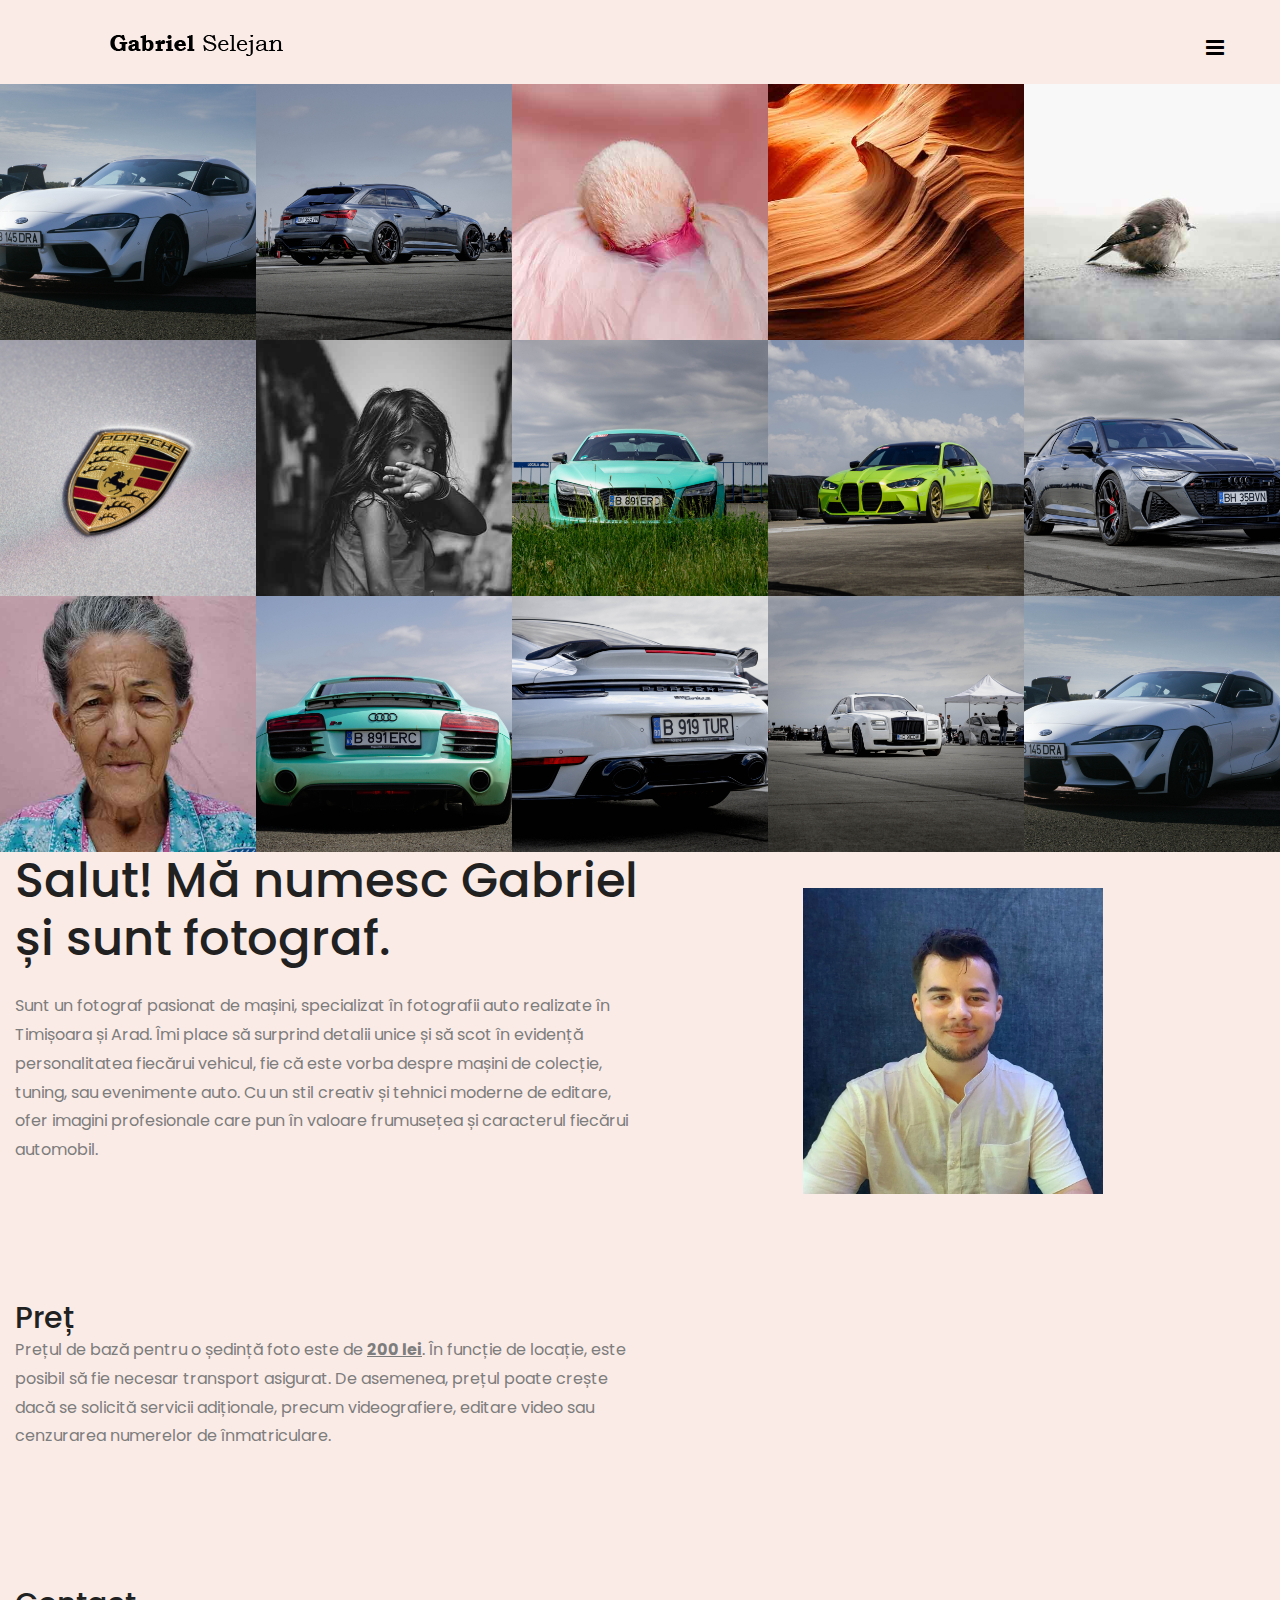
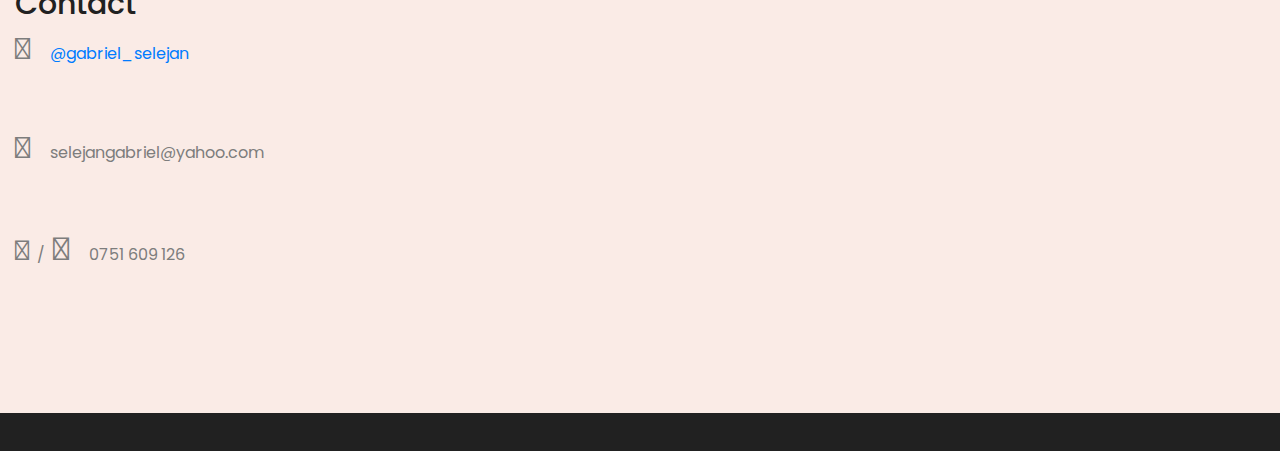
<file: index.html>
<!DOCTYPE html>
<html lang="zxx">
<head>
	<title>Gabriel Selejan</title>
	<meta charset="UTF-8">
	<meta name="description" content="Photographer html template">
	<meta name="keywords" content="photographer, html">
	<meta name="viewport" content="width=device-width, initial-scale=1.0">
	
	<!-- Page icon -->
	<link href="img/pageicon.ico" rel="shortcut icon"/>

	<!-- Google font -->
	<link href="https://fonts.googleapis.com/css?family=Poppins:300,300i,400,400i,500,500i,600,600i,700,700i&display=swap" rel="stylesheet">

	<!-- Stylesheets -->
	<link rel="stylesheet" href="css/bootstrap.min.css"/>
	<link rel="stylesheet" href="css/font-awesome.min.css"/>
	<link rel="stylesheet" href="css/magnific-popup.css"/>
	<link rel="stylesheet" href="css/slicknav.min.css"/>
	<link rel="stylesheet" href="css/owl.carousel.min.css"/>
	<link rel="stylesheet" href="https://cdnjs.cloudflare.com/ajax/libs/font-awesome/6.6.0/css/all.min.css" integrity="sha512-Kc323vGBEqzTmouAECnVceyQqyqdsSiqLQISBL29aUW4U/M7pSPA/gEUZQqv1cwx4OnYxTxve5UMg5GT6L4JJg==" crossorigin="anonymous" referrerpolicy="no-referrer" />

	<!-- Main Stylesheets -->
	<link rel="stylesheet" href="css/style.css"/>


	<!--[if lt IE 9]>
		<script src="https://oss.maxcdn.com/html5shiv/3.7.2/html5shiv.min.js"></script>
		<script src="https://oss.maxcdn.com/respond/1.4.2/respond.min.js"></script>
	<![endif]-->

</head>
<body style="background-color:#faebe6;">
	<!-- Page Preloder -->
	<div id="preloder">
		<div class="loader"></div>
	</div>

	<!-- Header section  -->
	<header class="header-section">
		<a href="index.html" class="site-logo"><img src="img/logo.png" alt="logo"></a>
		<div class="header-controls">
			<button class="nav-switch-btn"><i class="fa fa-bars"></i></button>
		</div>
		<ul class="main-menu">
			<li><a href="index.html">Home</a></li>
			<li><a href="portfolio.html">Portfolio</a></li>
			<li><a href="#contact_scroll">Contact</a></li>
		</ul>
	</header>
	<div class="clearfix"></div>
	<!-- Header section end  -->

	<!-- Hero section  -->
	<div class="hero-section">
		<div class="hero-slider owl-carousel">
			<div class="hero-item portfolio-item set-bg" data-setbg="img/portfolio/1.jpg">
				<a href="portfolio.html" class="hero-link">				
				</a>
			</div>
			<div class="hero-item portfolio-item set-bg" data-setbg="img/portfolio/2.jpg">
				<a href="portfolio.html" class="hero-link">				
				</a>
			</div>
			<div class="hero-item portfolio-item set-bg" data-setbg="img/portfolio/3.jpg">
				<a href="portfolio.html" class="hero-link">
				</a>
			</div>
			<div class="hero-item portfolio-item set-bg" data-setbg="img/portfolio/4.jpg">
				<a href="portfolio.html" class="hero-link">
				</a>
			</div>
			<div class="hero-item portfolio-item set-bg" data-setbg="img/portfolio/5.jpg">
				<a href="portfolio.html" class="hero-link">
				</a>
			</div>
			<div class="hero-item portfolio-item set-bg" data-setbg="img/portfolio/6.jpg">
				<a href="portfolio.html" class="hero-link">
				</a>
			</div>
			<div class="hero-item portfolio-item set-bg" data-setbg="img/portfolio/7.jpg">
				<a href="portfolio.html" class="hero-link">
				</a>
			</div>
		</div>
		<div class="hero-slider owl-carousel">
			<div class="hero-item portfolio-item set-bg" data-setbg="img/portfolio/8.jpg">
				<a href="portfolio.html" class="hero-link">
				</a>
			</div>
			<div class="hero-item portfolio-item set-bg" data-setbg="img/portfolio/9.jpg">
				<a href="portfolio.html" class="hero-link">
				</a>
			</div>
			<div class="hero-item portfolio-item set-bg" data-setbg="img/portfolio/10.jpg">
				<a href="portfolio.html" class="hero-link">
				</a></div>
			<div class="hero-item portfolio-item set-bg" data-setbg="img/portfolio/11.jpg">
				<a href="portfolio.html" class="hero-link">
				</a>
			</div>
			<div class="hero-item portfolio-item set-bg" data-setbg="img/portfolio/12.jpg">
				<a href="portfolio.html" class="hero-link">
				</a>
			</div>
			<div class="hero-item portfolio-item set-bg" data-setbg="img/portfolio/13.jpg">
				<a href="portfolio.html" class="hero-link">
				</a>
			</div>
			<div class="hero-item portfolio-item set-bg" data-setbg="img/portfolio/14.jpg">
				<a href="portfolio.html" class="hero-link">
				</a>
			</div>
		</div>
		<div class="hero-slider owl-carousel">
			<div class="hero-item portfolio-item set-bg" data-setbg="img/portfolio/15.jpg">
				<a href="portfolio.html" class="hero-link">
				</a>
			</div>
			<div class="hero-item portfolio-item set-bg" data-setbg="img/portfolio/16.jpg">
				<a href="portfolio.html" class="hero-link">
				</a>
			</div>
			<div class="hero-item portfolio-item set-bg" data-setbg="img/portfolio/17.jpg">
				<a href="portfolio.html" class="hero-link">
				</a>
			</div>
			<div class="hero-item portfolio-item set-bg" data-setbg="img/portfolio/18.jpg">
				<a href="portfolio.html" class="hero-link">
				</a>
			</div>
			<div class="hero-item portfolio-item set-bg" data-setbg="img/portfolio/19.jpg">
				<a href="portfolio.html" class="hero-link">
				</a>
			</div>
			<div class="hero-item portfolio-item set-bg" data-setbg="img/portfolio/20.jpg">
				<a href="portfolio.html" class="hero-link">
				</a>
			</div>
			<div class="hero-item portfolio-item set-bg" data-setbg="img/portfolio/21.jpg">
				<a href="portfolio.html" class="hero-link">
					
				</a>
			</div>
		</div>	
	</div>
	<!-- Hero section end  -->
	
	<section class="intro-section">
		<div class="intro-warp">
			<div class="container-fluid">
				<div class="row">
					<!-- Text Column -->
					<div class="col-xl-6 col-lg-7 p-0">
						<div class="intro-text">
							<h2>Salut! Mă numesc Gabriel și sunt fotograf.</h2>
							<p>Sunt un fotograf pasionat de mașini, specializat în fotografii auto realizate în Timișoara și Arad. Îmi place să surprind detalii unice și să scot în evidență personalitatea fiecărui vehicul, fie că este vorba despre mașini de colecție, tuning, sau evenimente auto. Cu un stil creativ și tehnici moderne de editare, ofer imagini profesionale care pun în valoare frumusețea și caracterul fiecărui automobil.</p>
						</div>
					</div>
					
					<!-- Image Column -->
					<div class="col-xl-6 col-lg-5 d-flex justify-content-center align-items-center">
						<img src="img/cv photo.jpg" alt="me" class="img-fluid intro-img" style="width: 300px; height: auto; margin-top: 20px;">
					</div>
				</div>
			</div>
		</div>
	</section>
	

	<!-- New section for pricing -->
	<section class="intro-section">
		<div class="intro-warp">
			<div class="container-fluid">
				<div class="row">
					<div class="col-xl-6 col-lg-7 p-0">
						<div class="intro-text">
							<h3>Preț</h3>
							<p>Prețul de bază pentru o ședință foto este de <b><u>200 lei</u></b>. În funcție de locație, este posibil să fie necesar transport asigurat. De asemenea, prețul poate crește dacă se solicită servicii adiționale, precum videografiere, editare video sau cenzurarea numerelor de înmatriculare.</p>
						</div>
					</div>				
				</div>
			</div>
		</div>
	</div>
</div>
</section>

<!-- New section for contacting -->
<section class="intro-section">
	<div class="intro-warp">
		<div class="container-fluid">
			<div class="row">
				<div class="col-xl-6 col-lg-7 p-0">
					<div class="intro-text">
						<h3 id="contact_scroll">Contact</h3>
						<p><i class="fa-brands fa-instagram"></i> &nbsp;&nbsp;&nbsp;<a href="https://www.instagram.com/gabriel_selejan/">  @gabriel_selejan</a></p>
						<p><i class="fa-regular fa-envelope"></i> &nbsp;&nbsp;&nbsp; selejangabriel@yahoo.com</p>
						<p><i class="fa-solid fa-phone"></i> &nbsp;/&nbsp; <i class="fa-brands fa-whatsapp"></i> &nbsp;&nbsp;&nbsp; 0751 609 126</p>
					</div>
				</div>				
			</div>
		</div>
	</div>
</div>
</div>
</section>

	<!-- Intro section end  -->
	
	<!-- Footer section   -->
	<footer class="footer-section">
	<!--change-->
	</footer>
	<!-- Footer section end  -->

	<!-- Search model -->
	<div class="search-model">
		<div class="h-100 d-flex align-items-center justify-content-center">
			<div class="search-close-switch">+</div>
			<form class="search-model-form">
				<input type="text" id="search-input" placeholder="Search here.....">
			</form>
		</div>
	</div>
	<!-- Search model end -->

	<!--====== Javascripts & Jquery ======-->
	<script src="js/jquery-3.2.1.min.js"></script>
	<script src="js/bootstrap.min.js"></script>
	<script src="js/jquery.slicknav.min.js"></script>
	<script src="js/owl.carousel.min.js"></script>
	<script src="js/jquery.magnific-popup.min.js"></script>
	<script src="js/circle-progress.min.js"></script>
	<script src="js/mixitup.min.js"></script>
	<script src="js/instafeed.min.js"></script>
	<script src="js/masonry.pkgd.min.js"></script>
	<script src="js/main.js"></script>

	</body>
</html>
</file>
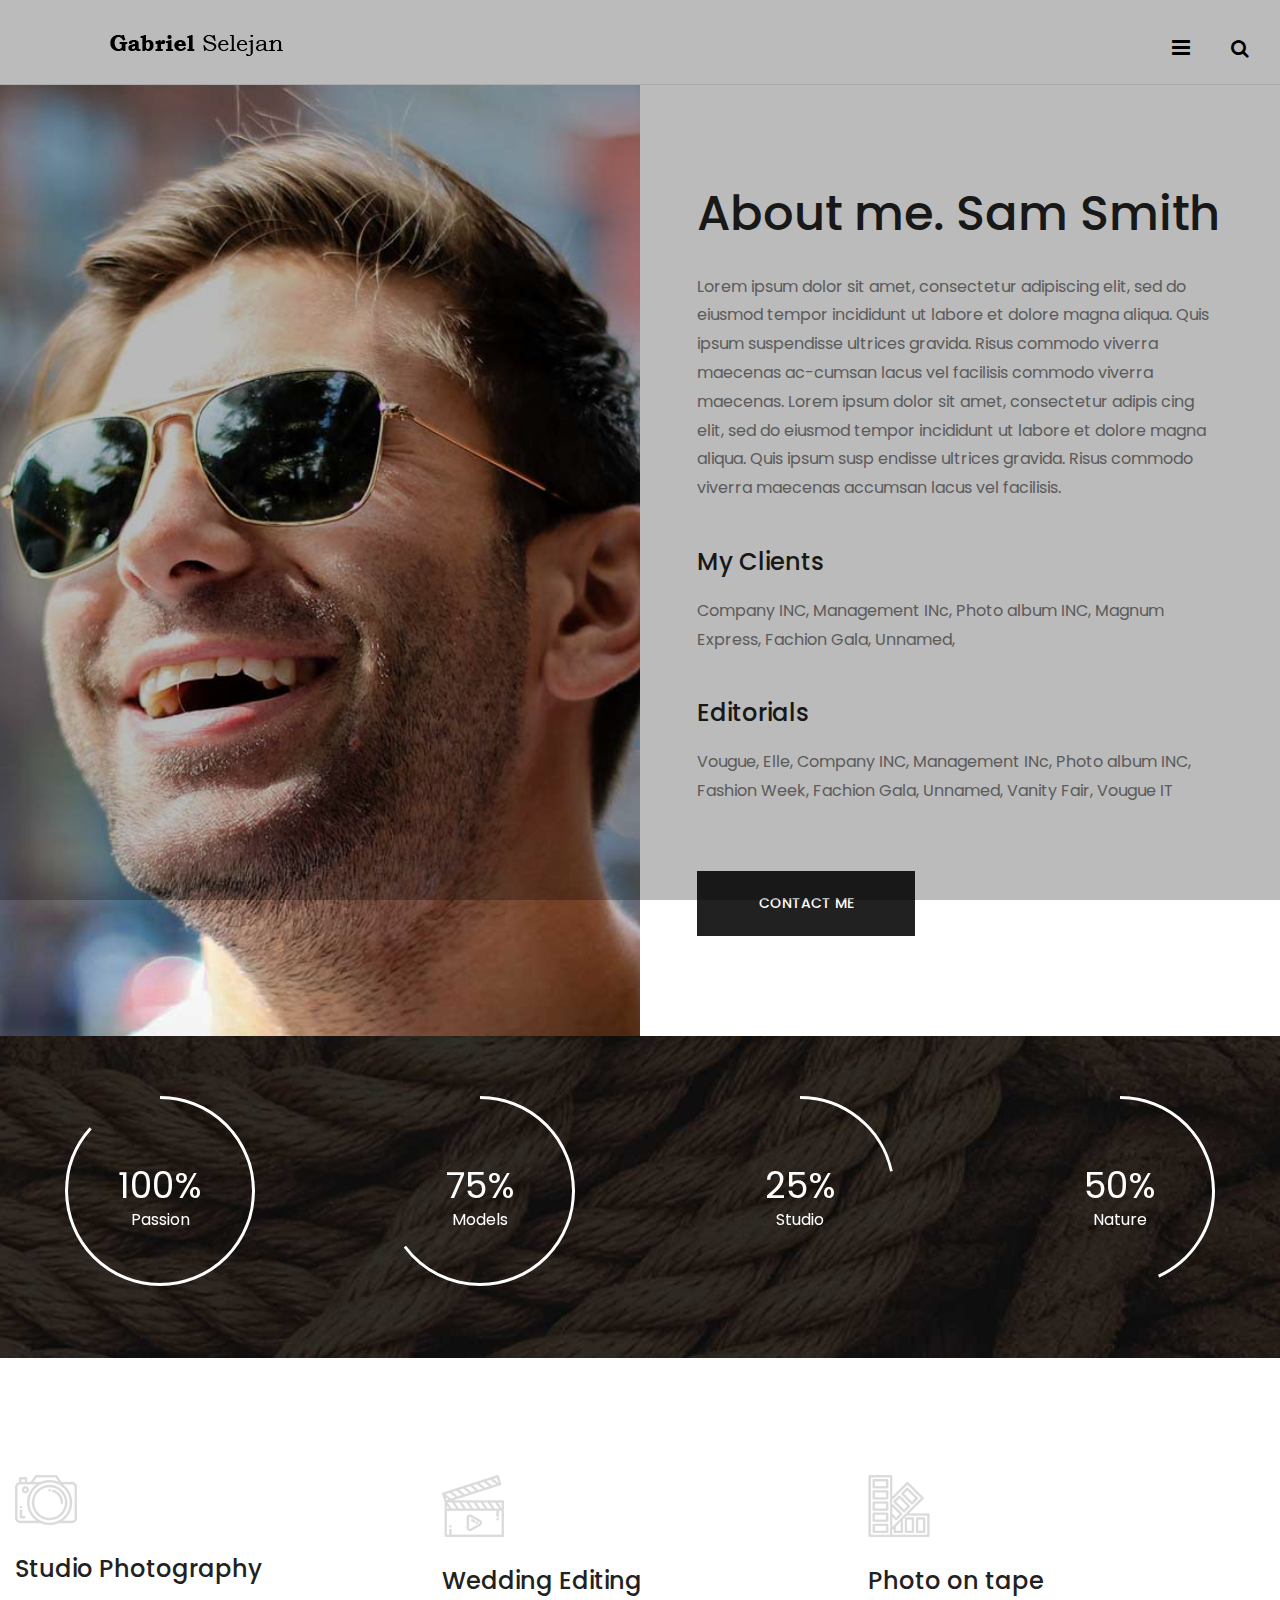
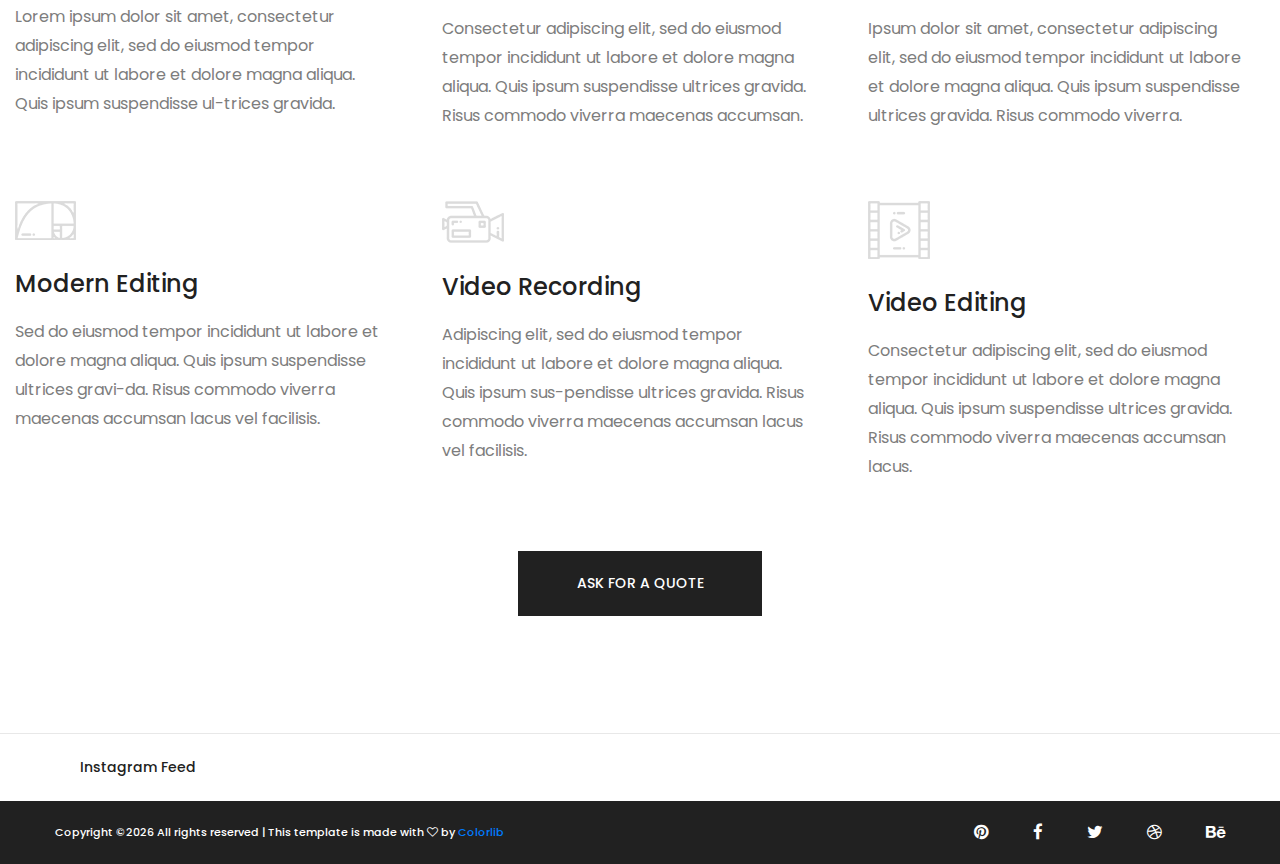
<file: about.html>
<!DOCTYPE html>
<html lang="zxx">
<head>
	<title>Photographer | HTML Template</title>
	<meta charset="UTF-8">
	<meta name="description" content="Photographer html template">
	<meta name="keywords" content="photographer, html">
	<meta name="viewport" content="width=device-width, initial-scale=1.0">
	
	<!-- Favicon -->
	<link href="img/favicon.ico" rel="shortcut icon"/>

	<!-- Google font -->
	<link href="https://fonts.googleapis.com/css?family=Poppins:300,300i,400,400i,500,500i,600,600i,700,700i&display=swap" rel="stylesheet">

	<!-- Stylesheets -->
	<link rel="stylesheet" href="css/bootstrap.min.css"/>
	<link rel="stylesheet" href="css/font-awesome.min.css"/>
	<link rel="stylesheet" href="css/magnific-popup.css"/>
	<link rel="stylesheet" href="css/slicknav.min.css"/>
	<link rel="stylesheet" href="css/owl.carousel.min.css"/>

	<!-- Main Stylesheets -->
	<link rel="stylesheet" href="css/style.css"/>


	<!--[if lt IE 9]>
		<script src="https://oss.maxcdn.com/html5shiv/3.7.2/html5shiv.min.js"></script>
		<script src="https://oss.maxcdn.com/respond/1.4.2/respond.min.js"></script>
	<![endif]-->

</head>
<body>
	<!-- Page Preloder -->
	<div id="preloder">
		<div class="loader"></div>
	</div>

	<!-- Header section  -->
	<header class="header-section hs-bd">
		<a href="index.html" class="site-logo"><img src="img/logo.png" alt="logo"></a>
		<div class="header-controls">
			<button class="nav-switch-btn"><i class="fa fa-bars"></i></button>
			<button class="search-btn"><i class="fa fa-search"></i></button>
		</div>
		<ul class="main-menu">
			<li><a href="index.html">Home</a></li>
			<li><a href="about.html">About the Artist </a></li>
			<li>
				<a href="#">Portfolio</a>
				<ul class="sub-menu">
					<li><a href="portfolio.html">Portfolio 1</a></li>
					<li><a href="portfolio-1.html">Portfolio 2</a></li>
					<li><a href="portfolio-2.html">Portfolio 3</a></li>
				</ul>
			</li>
			<li><a href="blog.html">Blog</a></li>
			<li><a href="elements.html">Elements</a></li>
			<li><a href="contact.html">Contact</a></li>
			<li class="search-mobile">
				<button class="search-btn"><i class="fa fa-search"></i></button>
			</li>
		</ul>
	</header>
	<div class="clearfix"></div>
	<!-- Header section end  -->

	<!-- About section  -->
	<section class="about-section">
		<div class="container-fluid">
			<div class="row">
				<div class="col-lg-6 p-0">
					<div class="about-bg set-bg" data-setbg="img/about.jpg"></div>
				</div>
				<div class="col-lg-6 p-0">
					<div class="about-text">
						<h2>About me. Sam Smith</h2>
						<p>Lorem ipsum dolor sit amet, consectetur adipiscing elit, sed do eiusmod tempor incididunt ut labore et dolore magna aliqua. Quis ipsum suspendisse ultrices gravida. Risus commodo viverra maecenas ac-cumsan lacus vel facilisis commodo viverra maecenas. Lorem ipsum dolor sit amet, consectetur adipis cing elit, sed do eiusmod tempor incididunt ut labore et dolore magna aliqua. Quis ipsum susp endisse ultrices gravida. Risus commodo viverra maecenas accumsan lacus vel facilisis.</p>
						<h4>My Clients</h4>
						<p>Company INC, Management INc, Photo album INC, Magnum Express, Fachion Gala, Unnamed, </p>
						<h4>Editorials</h4>
						<p>Vougue, Elle, Company INC, Management INc, Photo album INC, Fashion Week, Fachion Gala, Unnamed, Vanity Fair, Vougue IT</p>
						<a href="#" class="site-btn">contact me</a>
					</div>
				</div>
			</div>
		</div>
	</section>
	<!-- About section end  -->
	
	<!-- Skills section  -->
	<div class="skill-section set-bg" data-setbg="img/skills-bg.jpg">
		<div class="container-fluid">
			<div class="row">
				<div class="col-lg-3 col-sm-6">
					<div class="circle-progress text-white" data-cptitle="Passion" data-cpid="id-1" data-cpvalue="100" data-cpcolor="#ffffff"></div>
				</div>
				<div class="col-lg-3 col-sm-6">
					<div class="circle-progress text-white" data-cptitle="Models" data-cpid="id-2" data-cpvalue="75" data-cpcolor="#ffffff"></div>
				</div>
				<div class="col-lg-3 col-sm-6">
					<div class="circle-progress text-white" data-cptitle="Studio" data-cpid="id-3" data-cpvalue="25" data-cpcolor="#ffffff"></div>
				</div>
				<div class="col-lg-3 col-sm-6">
					<div class="circle-progress text-white" data-cptitle="Nature" data-cpid="id-4" data-cpvalue="50" data-cpcolor="#ffffff"></div>
				</div>
			</div>
		</div>
	</div>
	<!-- Skills section end  -->
	
	<!-- Services section  -->
	<section class="services-section">
		<div class="container-fluid">
			<div class="row">
				<div class="col-lg-4 col-md-6">
					<div class="services-item">
						<img src="img/icons/1.png" alt="">
						<h4>Studio Photography</h4>
						<p>Lorem ipsum dolor sit amet, consectetur adipiscing elit, sed do eiusmod tempor incididunt ut labore et dolore magna aliqua. Quis ipsum suspendisse ul-trices gravida. </p>
					</div>
				</div>
				<div class="col-lg-4 col-md-6">
					<div class="services-item">
						<img src="img/icons/2.png" alt="">
						<h4>Wedding Editing</h4>
						<p>Consectetur adipiscing elit, sed do eiusmod tempor incididunt ut labore et dolore magna aliqua. Quis ipsum suspendisse ultrices gravida. Risus commodo viverra maecenas accumsan.</p>
					</div>
				</div>
				<div class="col-lg-4 col-md-6">
					<div class="services-item">
						<img src="img/icons/3.png" alt="">
						<h4>Photo on tape</h4>
						<p>Ipsum dolor sit amet, consectetur adipiscing elit, sed do eiusmod tempor incididunt ut labore et dolore magna aliqua. Quis ipsum suspendisse ultrices gravida. Risus commodo viverra.</p>
					</div>
				</div>
				<div class="col-lg-4 col-md-6">
					<div class="services-item">
						<img src="img/icons/4.png" alt="">
						<h4>Modern Editing</h4>
						<p>Sed do eiusmod tempor incididunt ut labore et dolore magna aliqua. Quis ipsum suspendisse ultrices gravi-da. Risus commodo viverra maecenas accumsan lacus vel facilisis. </p>
					</div>
				</div>
				<div class="col-lg-4 col-md-6">
					<div class="services-item">
						<img src="img/icons/5.png" alt="">
						<h4>Video Recording</h4>
						<p>Adipiscing elit, sed do eiusmod tempor incididunt ut labore et dolore magna aliqua. Quis ipsum sus-pendisse ultrices gravida. Risus commodo viverra maecenas accumsan lacus vel facilisis. </p>
					</div>
				</div>
				<div class="col-lg-4 col-md-6">
					<div class="services-item">
						<img src="img/icons/6.png" alt="">
						<h4>Video Editing</h4>
						<p>Consectetur adipiscing elit, sed do eiusmod tempor incididunt ut labore et dolore magna aliqua. Quis ipsum suspendisse ultrices gravida. Risus commodo viverra maecenas accumsan lacus.</p>
					</div>
				</div>
			</div>
			<div class="text-center">
				<div class="site-btn">Ask for a Quote</div>
			</div>
		</div>
	</section>
	<!-- Services section end  -->

	<!-- Instagram section -->
	<div class="instagram-section">
		<h6>Instagram Feed</h6>
		<div id="instafeed" class="instagram-slider owl-carousel"></div>
	</div>
	<!-- Instagram section end -->
	
	
	<!-- Footer section   -->
	<footer class="footer-section">
		<div class="container-fluid">
			<div class="row">
				<div class="col-md-6 order-1 order-md-2">
					<div class="footer-social-links">
						<a href=""><i class="fa fa-pinterest"></i></a>
						<a href=""><i class="fa fa-facebook"></i></a>
						<a href=""><i class="fa fa-twitter"></i></a>
						<a href=""><i class="fa fa-dribbble"></i></a>
						<a href=""><i class="fa fa-behance"></i></a>
					</div>
				</div>
				<div class="col-md-6 order-2 order-md-1">
					<div class="copyright"><!-- Link back to Colorlib can't be removed. Template is licensed under CC BY 3.0. -->
Copyright &copy;<script>document.write(new Date().getFullYear());</script> All rights reserved | This template is made with <i class="fa fa-heart-o" aria-hidden="true"></i> by <a href="https://colorlib.com" target="_blank">Colorlib</a>
<!-- Link back to Colorlib can't be removed. Template is licensed under CC BY 3.0. -->
</div>	
				</div>
			</div>
		</div>
	</footer>
	<!-- Footer section end  -->

	<!-- Search model -->
	<div class="search-model">
		<div class="h-100 d-flex align-items-center justify-content-center">
			<div class="search-close-switch">+</div>
			<form class="search-model-form">
				<input type="text" id="search-input" placeholder="Search here.....">
			</form>
		</div>
	</div>
	<!-- Search model end -->

	<!--====== Javascripts & Jquery ======-->
	<script src="js/jquery-3.2.1.min.js"></script>
	<script src="js/bootstrap.min.js"></script>
	<script src="js/jquery.slicknav.min.js"></script>
	<script src="js/owl.carousel.min.js"></script>
	<script src="js/jquery.magnific-popup.min.js"></script>
	<script src="js/circle-progress.min.js"></script>
	<script src="js/mixitup.min.js"></script>
	<script src="js/instafeed.min.js"></script>
	<script src="js/masonry.pkgd.min.js"></script>
	<script src="js/main.js"></script>

	</body>
</html>
</file>
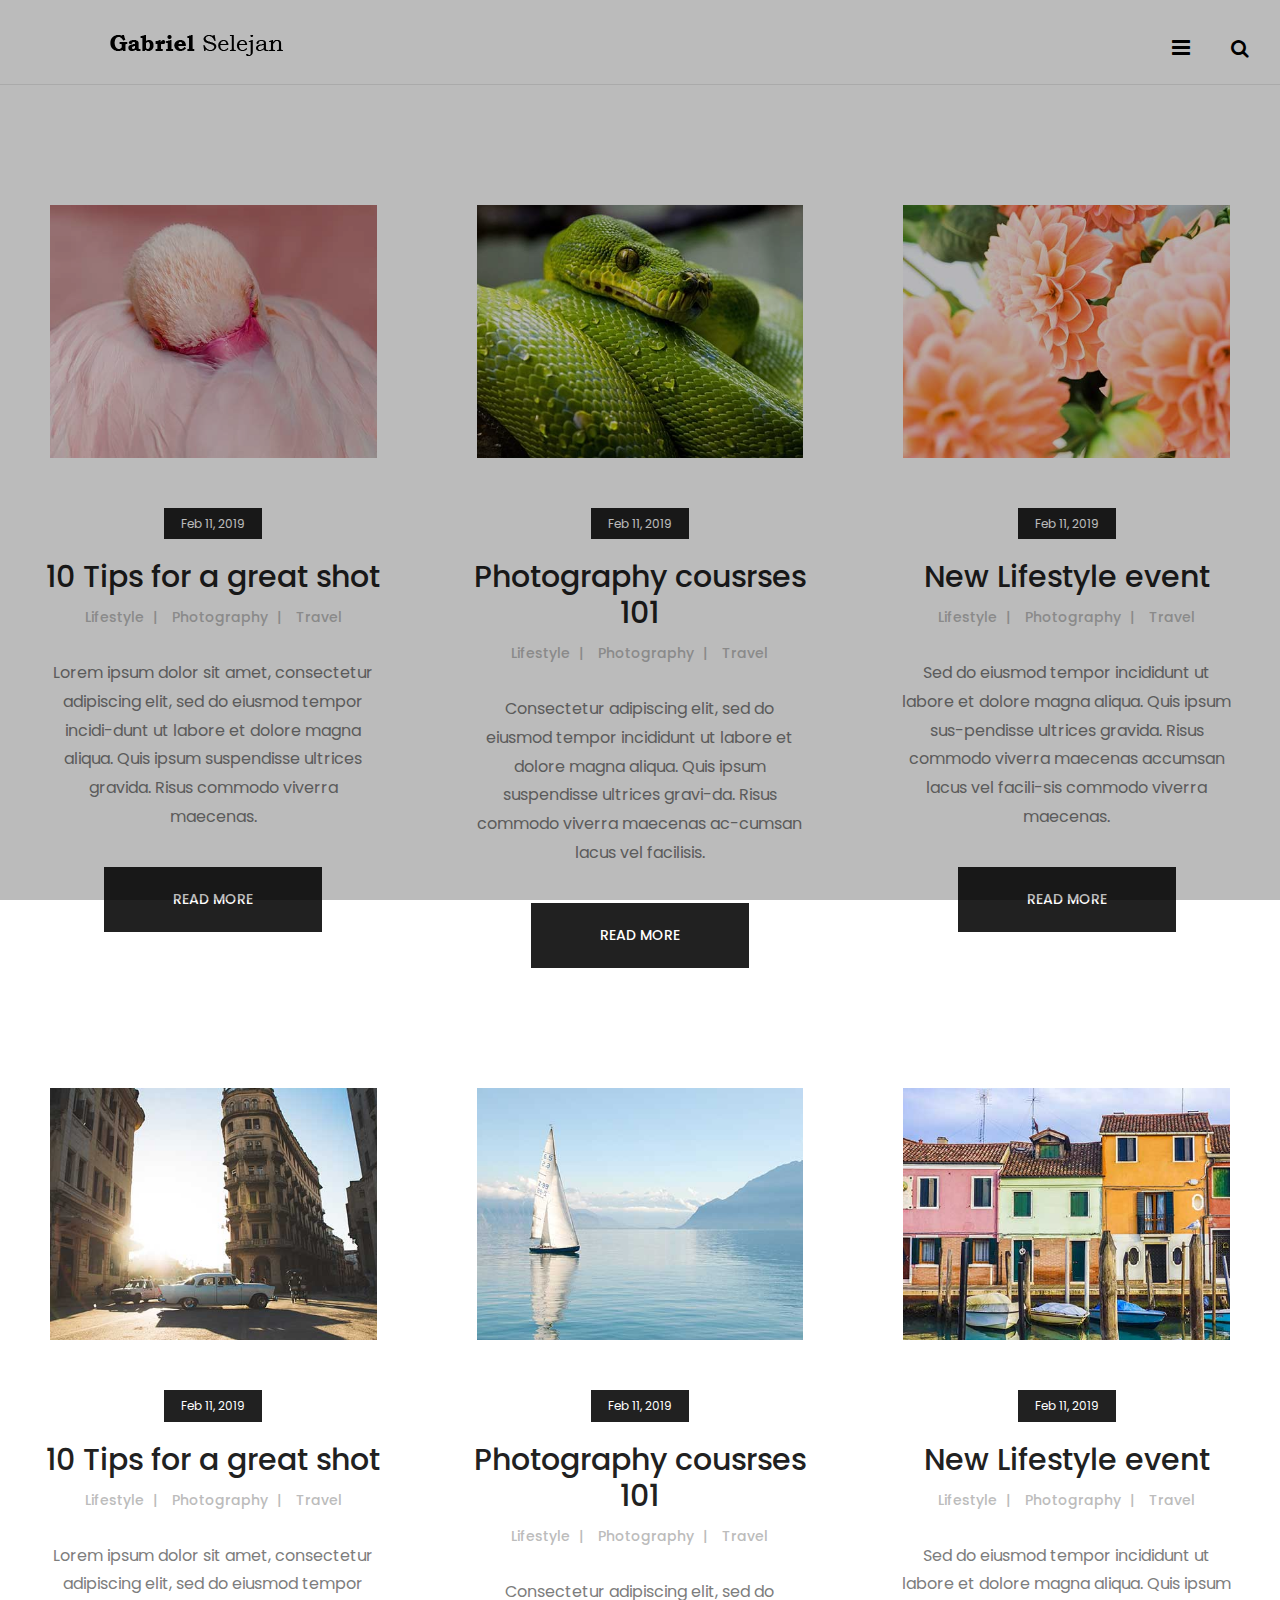
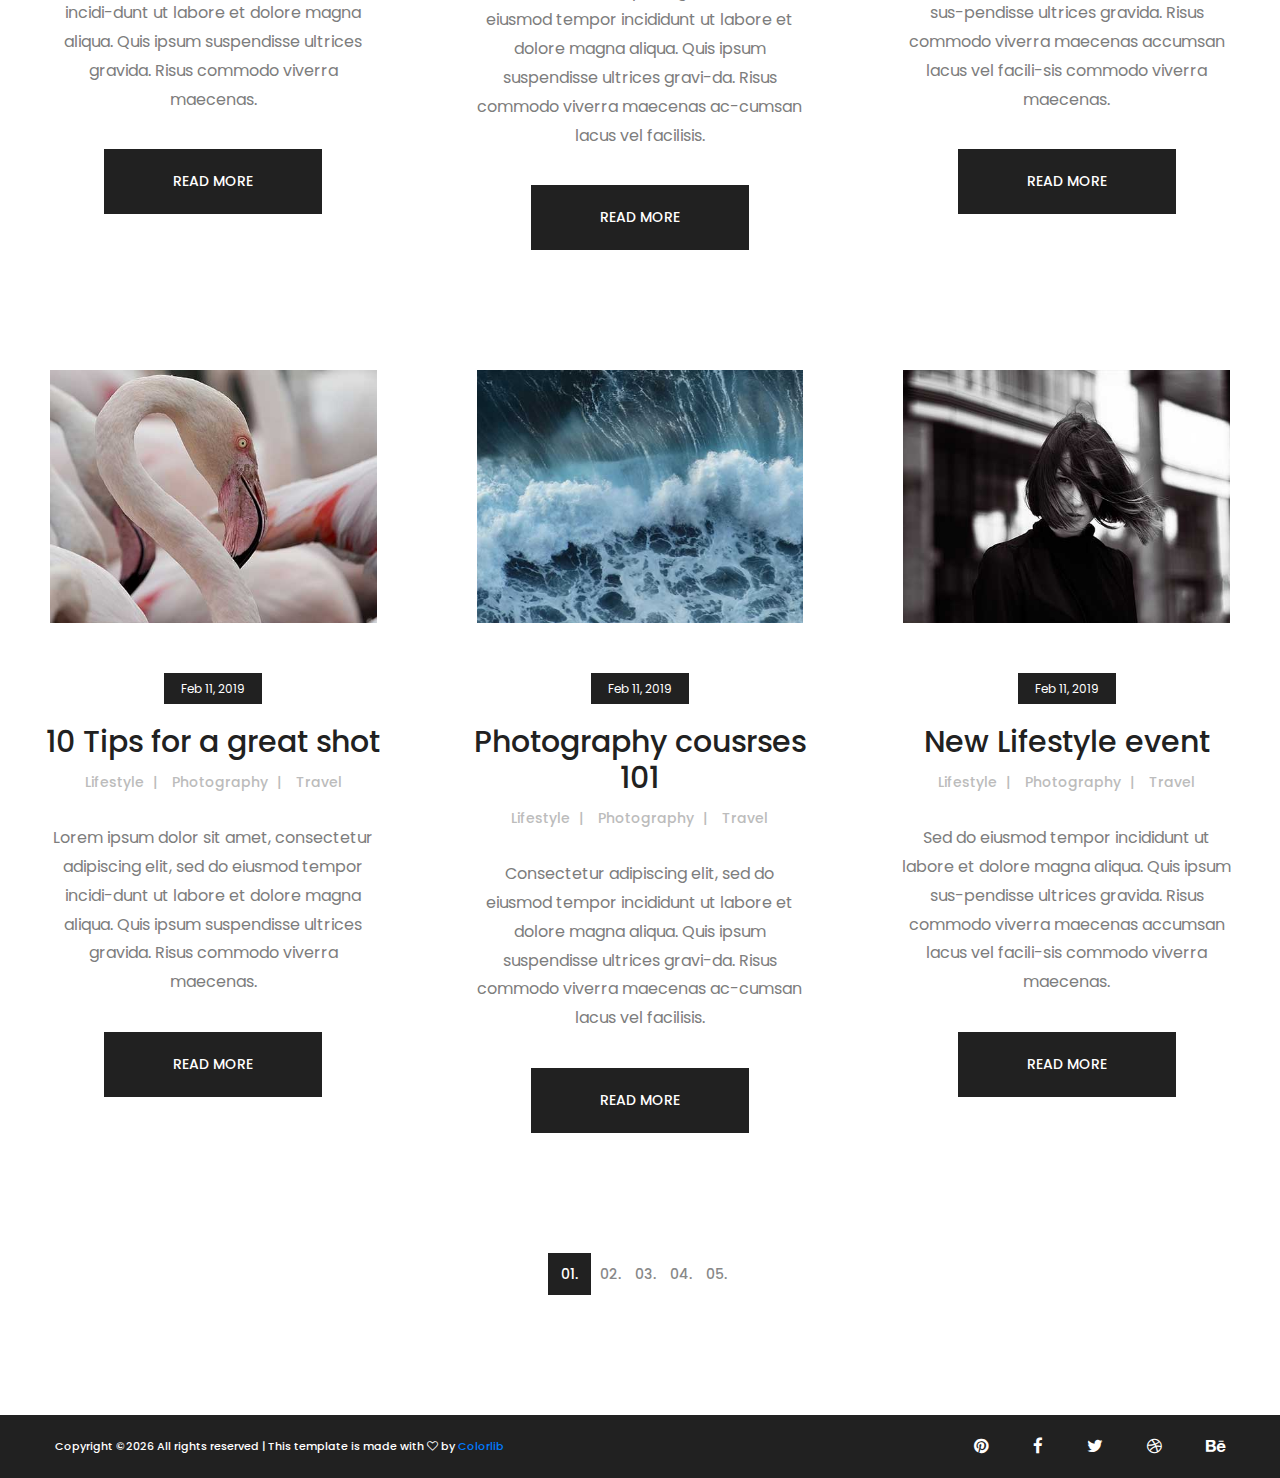
<file: blog.html>
<!DOCTYPE html>
<html lang="zxx">
<head>
	<title>Photographer | HTML Template</title>
	<meta charset="UTF-8">
	<meta name="description" content="Photographer html template">
	<meta name="keywords" content="photographer, html">
	<meta name="viewport" content="width=device-width, initial-scale=1.0">
	
	<!-- Favicon -->
	<link href="img/favicon.ico" rel="shortcut icon"/>

	<!-- Google font -->
	<link href="https://fonts.googleapis.com/css?family=Poppins:300,300i,400,400i,500,500i,600,600i,700,700i&display=swap" rel="stylesheet">

	<!-- Stylesheets -->
	<link rel="stylesheet" href="css/bootstrap.min.css"/>
	<link rel="stylesheet" href="css/font-awesome.min.css"/>
	<link rel="stylesheet" href="css/magnific-popup.css"/>
	<link rel="stylesheet" href="css/slicknav.min.css"/>
	<link rel="stylesheet" href="css/owl.carousel.min.css"/>

	<!-- Main Stylesheets -->
	<link rel="stylesheet" href="css/style.css"/>


	<!--[if lt IE 9]>
		<script src="https://oss.maxcdn.com/html5shiv/3.7.2/html5shiv.min.js"></script>
		<script src="https://oss.maxcdn.com/respond/1.4.2/respond.min.js"></script>
	<![endif]-->

</head>
<body>
	<!-- Page Preloder -->
	<div id="preloder">
		<div class="loader"></div>
	</div>

	<!-- Header section  -->
	<header class="header-section hs-bd">
		<a href="index.html" class="site-logo"><img src="img/logo.png" alt="logo"></a>
		<div class="header-controls">
			<button class="nav-switch-btn"><i class="fa fa-bars"></i></button>
			<button class="search-btn"><i class="fa fa-search"></i></button>
		</div>
		<ul class="main-menu">
			<li><a href="index.html">Home</a></li>
			<li><a href="about.html">About the Artist </a></li>
			<li>
				<a href="#">Portfolio</a>
				<ul class="sub-menu">
					<li><a href="portfolio.html">Portfolio 1</a></li>
					<li><a href="portfolio-1.html">Portfolio 2</a></li>
					<li><a href="portfolio-2.html">Portfolio 3</a></li>
				</ul>
			</li>
			<li><a href="blog.html">Blog</a></li>
			<li><a href="elements.html">Elements</a></li>
			<li><a href="contact.html">Contact</a></li>
			<li class="search-mobile">
				<button class="search-btn"><i class="fa fa-search"></i></button>
			</li>
		</ul>
	</header>
	<div class="clearfix"></div>
	<!-- Header section end  -->

	<!-- Blog section  -->
	<section class="blog-section">
		<div class="blog-warp">
			<div class="row">
				<div class="col-lg-4 col-sm-6">
					<div class="blog-post">
						<img src="img/blog/1.jpg" alt="">
						<div class="blog-date">Feb 11, 2019</div>
						<h3>10 Tips for a great shot</h3>
						<div class="blog-cata">
							<span>Lifestyle</span>
							<span>Photography</span>
							<span>Travel</span>
						</div>
						<p>Lorem ipsum dolor sit amet, consectetur adipiscing elit, sed do eiusmod tempor incidi-dunt ut labore et dolore magna aliqua. Quis ipsum suspendisse ultrices gravida. Risus commodo viverra maecenas.</p>
						<a href="" class="site-btn">Read more</a>
					</div>
				</div>
				<div class="col-lg-4 col-sm-6">
					<div class="blog-post">
						<img src="img/blog/2.jpg" alt="">
						<div class="blog-date">Feb 11, 2019</div>
						<h3>Photography cousrses 101</h3>
						<div class="blog-cata">
							<span>Lifestyle</span>
							<span>Photography</span>
							<span>Travel</span>
						</div>
						<p>Consectetur adipiscing elit, sed do eiusmod tempor incididunt ut labore et dolore magna aliqua. Quis ipsum suspendisse ultrices gravi-da. Risus commodo viverra maecenas ac-cumsan lacus vel facilisis.</p>
						<a href="" class="site-btn">Read more</a>
					</div>
				</div>
				<div class="col-lg-4 col-sm-6">
					<div class="blog-post">
						<img src="img/blog/3.jpg" alt="">
						<div class="blog-date">Feb 11, 2019</div>
						<h3>New Lifestyle event</h3>
						<div class="blog-cata">
							<span>Lifestyle</span>
							<span>Photography</span>
							<span>Travel</span>
						</div>
						<p>Sed do eiusmod tempor incididunt ut labore et dolore magna aliqua. Quis ipsum sus-pendisse ultrices gravida. Risus commodo viverra maecenas accumsan lacus vel facili-sis commodo viverra maecenas. </p>
						<a href="" class="site-btn">Read more</a>
					</div>
				</div>
				<div class="col-lg-4 col-sm-6">
					<div class="blog-post">
						<img src="img/blog/4.jpg" alt="">
						<div class="blog-date">Feb 11, 2019</div>
						<h3>10 Tips for a great shot</h3>
						<div class="blog-cata">
							<span>Lifestyle</span>
							<span>Photography</span>
							<span>Travel</span>
						</div>
						<p>Lorem ipsum dolor sit amet, consectetur adipiscing elit, sed do eiusmod tempor incidi-dunt ut labore et dolore magna aliqua. Quis ipsum suspendisse ultrices gravida. Risus commodo viverra maecenas.</p>
						<a href="" class="site-btn">Read more</a>
					</div>
				</div>
				<div class="col-lg-4 col-sm-6">
					<div class="blog-post">
						<img src="img/blog/5.jpg" alt="">
						<div class="blog-date">Feb 11, 2019</div>
						<h3>Photography cousrses 101</h3>
						<div class="blog-cata">
							<span>Lifestyle</span>
							<span>Photography</span>
							<span>Travel</span>
						</div>
						<p>Consectetur adipiscing elit, sed do eiusmod tempor incididunt ut labore et dolore magna aliqua. Quis ipsum suspendisse ultrices gravi-da. Risus commodo viverra maecenas ac-cumsan lacus vel facilisis.</p>
						<a href="" class="site-btn">Read more</a>
					</div>
				</div>
				<div class="col-lg-4 col-sm-6">
					<div class="blog-post">
						<img src="img/blog/6.jpg" alt="">
						<div class="blog-date">Feb 11, 2019</div>
						<h3>New Lifestyle event</h3>
						<div class="blog-cata">
							<span>Lifestyle</span>
							<span>Photography</span>
							<span>Travel</span>
						</div>
						<p>Sed do eiusmod tempor incididunt ut labore et dolore magna aliqua. Quis ipsum sus-pendisse ultrices gravida. Risus commodo viverra maecenas accumsan lacus vel facili-sis commodo viverra maecenas. </p>
						<a href="" class="site-btn">Read more</a>
					</div>
				</div>
				<div class="col-lg-4 col-sm-6">
					<div class="blog-post">
						<img src="img/blog/7.jpg" alt="">
						<div class="blog-date">Feb 11, 2019</div>
						<h3>10 Tips for a great shot</h3>
						<div class="blog-cata">
							<span>Lifestyle</span>
							<span>Photography</span>
							<span>Travel</span>
						</div>
						<p>Lorem ipsum dolor sit amet, consectetur adipiscing elit, sed do eiusmod tempor incidi-dunt ut labore et dolore magna aliqua. Quis ipsum suspendisse ultrices gravida. Risus commodo viverra maecenas.</p>
						<a href="" class="site-btn">Read more</a>
					</div>
				</div>
				<div class="col-lg-4 col-sm-6">
					<div class="blog-post">
						<img src="img/blog/8.jpg" alt="">
						<div class="blog-date">Feb 11, 2019</div>
						<h3>Photography cousrses 101</h3>
						<div class="blog-cata">
							<span>Lifestyle</span>
							<span>Photography</span>
							<span>Travel</span>
						</div>
						<p>Consectetur adipiscing elit, sed do eiusmod tempor incididunt ut labore et dolore magna aliqua. Quis ipsum suspendisse ultrices gravi-da. Risus commodo viverra maecenas ac-cumsan lacus vel facilisis.</p>
						<a href="" class="site-btn">Read more</a>
					</div>
				</div>
				<div class="col-lg-4 col-sm-6">
					<div class="blog-post">
						<img src="img/blog/9.jpg" alt="">
						<div class="blog-date">Feb 11, 2019</div>
						<h3>New Lifestyle event</h3>
						<div class="blog-cata">
							<span>Lifestyle</span>
							<span>Photography</span>
							<span>Travel</span>
						</div>
						<p>Sed do eiusmod tempor incididunt ut labore et dolore magna aliqua. Quis ipsum sus-pendisse ultrices gravida. Risus commodo viverra maecenas accumsan lacus vel facili-sis commodo viverra maecenas. </p>
						<a href="" class="site-btn">Read more</a>
					</div>
				</div>
			</div>
			<div class="site-pagination">
				<a href="" class="current">01.</a>
				<a href="">02.</a>
				<a href="">03.</a>
				<a href="">04.</a>
				<a href="">05.</a>
			</div>
		</div>
	</section>
	<!-- Blog section end  -->
	
	<!-- Footer section   -->
	<footer class="footer-section">
		<div class="container-fluid">
			<div class="row">
				<div class="col-md-6 order-1 order-md-2">
					<div class="footer-social-links">
						<a href=""><i class="fa fa-pinterest"></i></a>
						<a href=""><i class="fa fa-facebook"></i></a>
						<a href=""><i class="fa fa-twitter"></i></a>
						<a href=""><i class="fa fa-dribbble"></i></a>
						<a href=""><i class="fa fa-behance"></i></a>
					</div>
				</div>
				<div class="col-md-6 order-2 order-md-1">
					<div class="copyright"><!-- Link back to Colorlib can't be removed. Template is licensed under CC BY 3.0. -->
Copyright &copy;<script>document.write(new Date().getFullYear());</script> All rights reserved | This template is made with <i class="fa fa-heart-o" aria-hidden="true"></i> by <a href="https://colorlib.com" target="_blank">Colorlib</a>
<!-- Link back to Colorlib can't be removed. Template is licensed under CC BY 3.0. -->
</div>	
				</div>
			</div>
		</div>
	</footer>
	<!-- Footer section end  -->

	<!-- Search model -->
	<div class="search-model">
		<div class="h-100 d-flex align-items-center justify-content-center">
			<div class="search-close-switch">+</div>
			<form class="search-model-form">
				<input type="text" id="search-input" placeholder="Search here.....">
			</form>
		</div>
	</div>
	<!-- Search model end -->

	<!--====== Javascripts & Jquery ======-->
	<script src="js/jquery-3.2.1.min.js"></script>
	<script src="js/bootstrap.min.js"></script>
	<script src="js/jquery.slicknav.min.js"></script>
	<script src="js/owl.carousel.min.js"></script>
	<script src="js/jquery.magnific-popup.min.js"></script>
	<script src="js/circle-progress.min.js"></script>
	<script src="js/mixitup.min.js"></script>
	<script src="js/instafeed.min.js"></script>
	<script src="js/masonry.pkgd.min.js"></script>
	<script src="js/main.js"></script>

	</body>
</html>
</file>
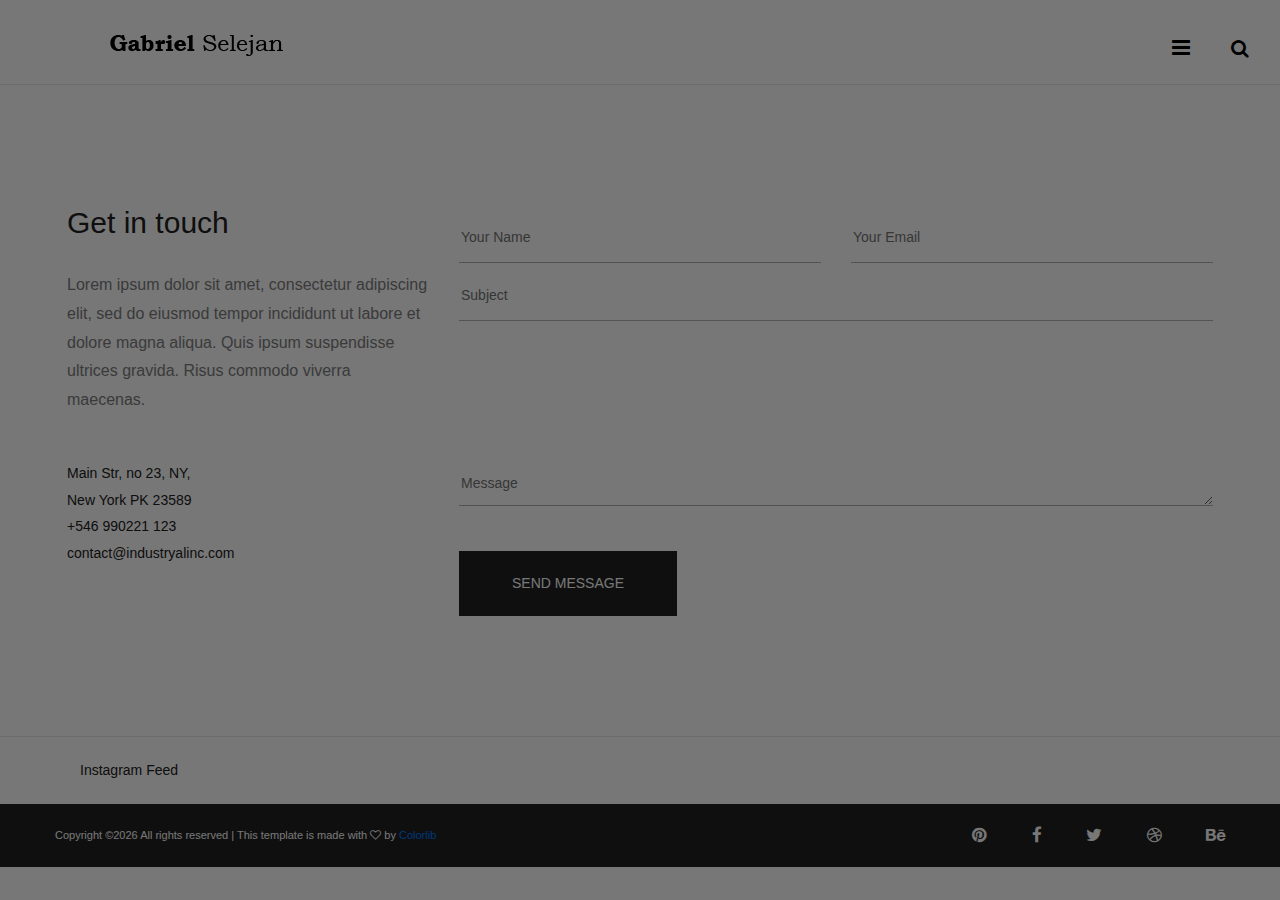
<file: contact.html>
<!DOCTYPE html>
<html lang="zxx">
<head>
	<title>Photographer | HTML Template</title>
	<meta charset="UTF-8">
	<meta name="description" content="Photographer html template">
	<meta name="keywords" content="photographer, html">
	<meta name="viewport" content="width=device-width, initial-scale=1.0">
	
	<!-- Favicon -->
	<link href="img/pageicon.ico" rel="shortcut icon"/>

	
	<!-- Stylesheets -->
	<link rel="stylesheet" href="css/bootstrap.min.css"/>
	<link rel="stylesheet" href="css/font-awesome.min.css"/>
	<link rel="stylesheet" href="css/magnific-popup.css"/>
	<link rel="stylesheet" href="css/slicknav.min.css"/>
	<link rel="stylesheet" href="css/owl.carousel.min.css"/>

	<!-- Main Stylesheets -->
	<link rel="stylesheet" href="css/style.css"/>


	<!--[if lt IE 9]>
		<script src="https://oss.maxcdn.com/html5shiv/3.7.2/html5shiv.min.js"></script>
		<script src="https://oss.maxcdn.com/respond/1.4.2/respond.min.js"></script>
	<![endif]-->

</head>
<body>
	<!-- Page Preloder -->
	<div id="preloder">
		<div class="loader"></div>
	</div>

	<!-- Header section  -->
	<header class="header-section hs-bd">
		<a href="index.html" class="site-logo"><img src="img/logo.png" alt="logo"></a>
		<div class="header-controls">
			<button class="nav-switch-btn"><i class="fa fa-bars"></i></button>
			<button class="search-btn"><i class="fa fa-search"></i></button>
		</div>
		<ul class="main-menu">
			<li><a href="index.html">Home</a></li>
			<li><a href="about.html">About the Artist </a></li>
			<li>
				<a href="#">Portfolio</a>
				<ul class="sub-menu">
					<li><a href="portfolio.html">Portfolio 1</a></li>
					<li><a href="portfolio-1.html">Portfolio 2</a></li>
					<li><a href="portfolio-2.html">Portfolio 3</a></li>
				</ul>
			</li>
			<li><a href="blog.html">Blog</a></li>
			<li><a href="elements.html">Elements</a></li>
			<li><a href="contact.html">Contact</a></li>
			<li class="search-mobile">
				<button class="search-btn"><i class="fa fa-search"></i></button>
			</li>
		</ul>
	</header>
	<div class="clearfix"></div>
	<!-- Header section end  -->

	<!-- Contact section  -->
	<section class="contact-section">
		<div class="container">
			<div class="row">
				<div class="col-lg-4">
					<div class="contact-text">
						<h3>Get in touch</h3>
						<p>Lorem ipsum dolor sit amet, consectetur adipiscing elit, sed do eiusmod tempor incididunt ut labore et dolore magna aliqua. Quis ipsum suspendisse ultrices gravida. Risus commodo viverra maecenas.</p>
						<ul>
							<li>Main Str, no 23, NY, <br>New York PK 23589</li>
							<li>+546 990221 123</li>
							<li>contact@industryalinc.com</li>
						</ul>
					</div>
				</div>
				<div class="col-lg-8">
					<form class="contact-form">
						<div class="row">
							<div class="col-lg-6">
								<input type="text" placeholder="Your Name">
							</div>
							<div class="col-lg-6">
								<input type="text" placeholder="Your Email">
							</div>
							<div class="col-lg-4">
							</div>
							<div class="col-lg-12">
								<input type="text" placeholder="Subject">
								<textarea class="text-msg" placeholder="Message"></textarea>
								<button class="site-btn" type="submit">send message</button>
							</div>
						</div>
					</form>
				</div>
			</div>
		</div>
	</section>
	<!-- Contact section end  -->

	<!-- Instagram section -->
	<div class="instagram-section">
		<h6>Instagram Feed</h6>
		<div id="instafeed" class="instagram-slider owl-carousel"></div>
	</div>
	<!-- Instagram section end -->
	
	<!-- Footer section   -->
	<footer class="footer-section">
		<div class="container-fluid">
			<div class="row">
				<div class="col-md-6 order-1 order-md-2">
					<div class="footer-social-links">
						<a href=""><i class="fa fa-pinterest"></i></a>
						<a href=""><i class="fa fa-facebook"></i></a>
						<a href=""><i class="fa fa-twitter"></i></a>
						<a href=""><i class="fa fa-dribbble"></i></a>
						<a href=""><i class="fa fa-behance"></i></a>
					</div>
				</div>
				<div class="col-md-6 order-2 order-md-1">
					<div class="copyright"><!-- Link back to Colorlib can't be removed. Template is licensed under CC BY 3.0. -->
Copyright &copy;<script>document.write(new Date().getFullYear());</script> All rights reserved | This template is made with <i class="fa fa-heart-o" aria-hidden="true"></i> by <a href="https://colorlib.com" target="_blank">Colorlib</a>
<!-- Link back to Colorlib can't be removed. Template is licensed under CC BY 3.0. -->
</div>	
				</div>
			</div>
		</div>
	</footer>
	<!-- Footer section end  -->

	<!-- Search model -->
	<div class="search-model">
		<div class="h-100 d-flex align-items-center justify-content-center">
			<div class="search-close-switch">+</div>
			<form class="search-model-form">
				<input type="text" id="search-input" placeholder="Search here.....">
			</form>
		</div>
	</div>
	<!-- Search model end -->

	<!--====== Javascripts & Jquery ======-->
	<script src="js/jquery-3.2.1.min.js"></script>
	<script src="js/bootstrap.min.js"></script>
	<script src="js/jquery.slicknav.min.js"></script>
	<script src="js/owl.carousel.min.js"></script>
	<script src="js/jquery.magnific-popup.min.js"></script>
	<script src="js/circle-progress.min.js"></script>
	<script src="js/mixitup.min.js"></script>
	<script src="js/instafeed.min.js"></script>
	<script src="js/masonry.pkgd.min.js"></script>
	<script src="js/main.js"></script>

	</body>
</html>
</file>
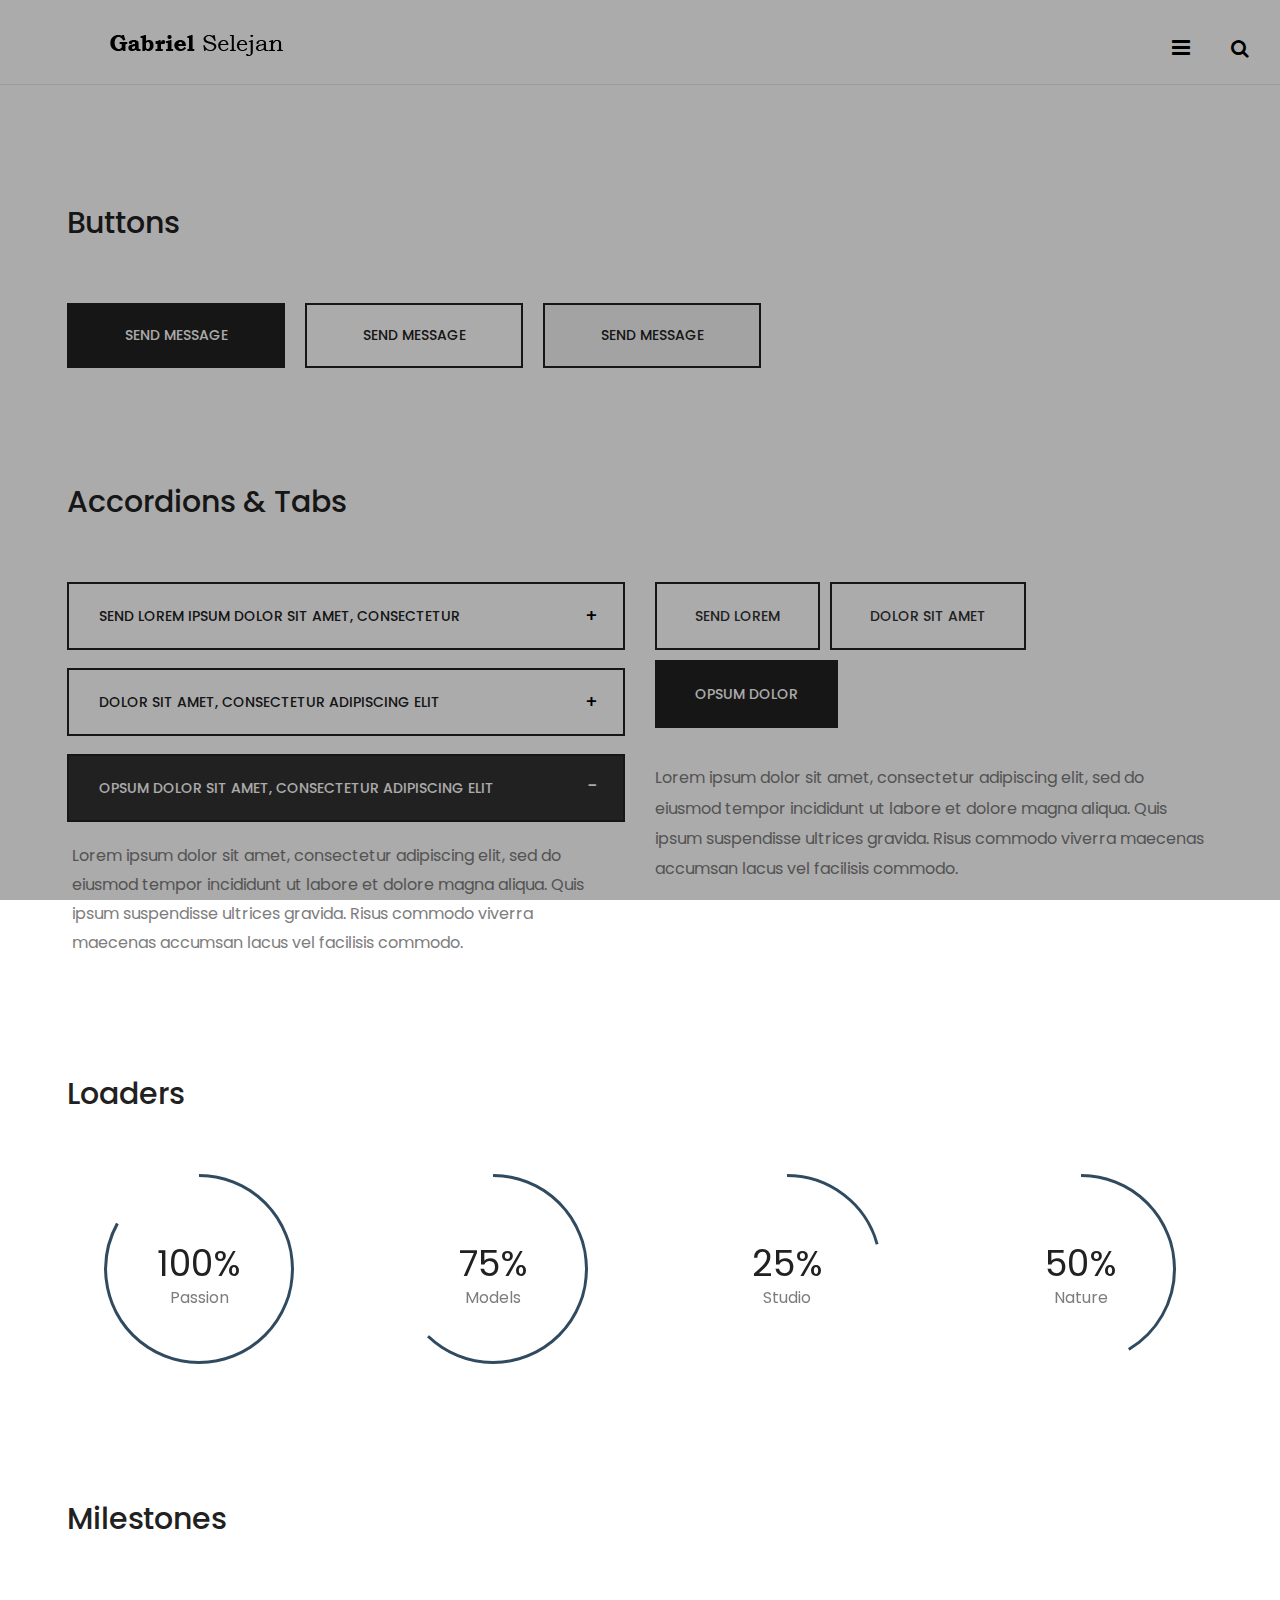
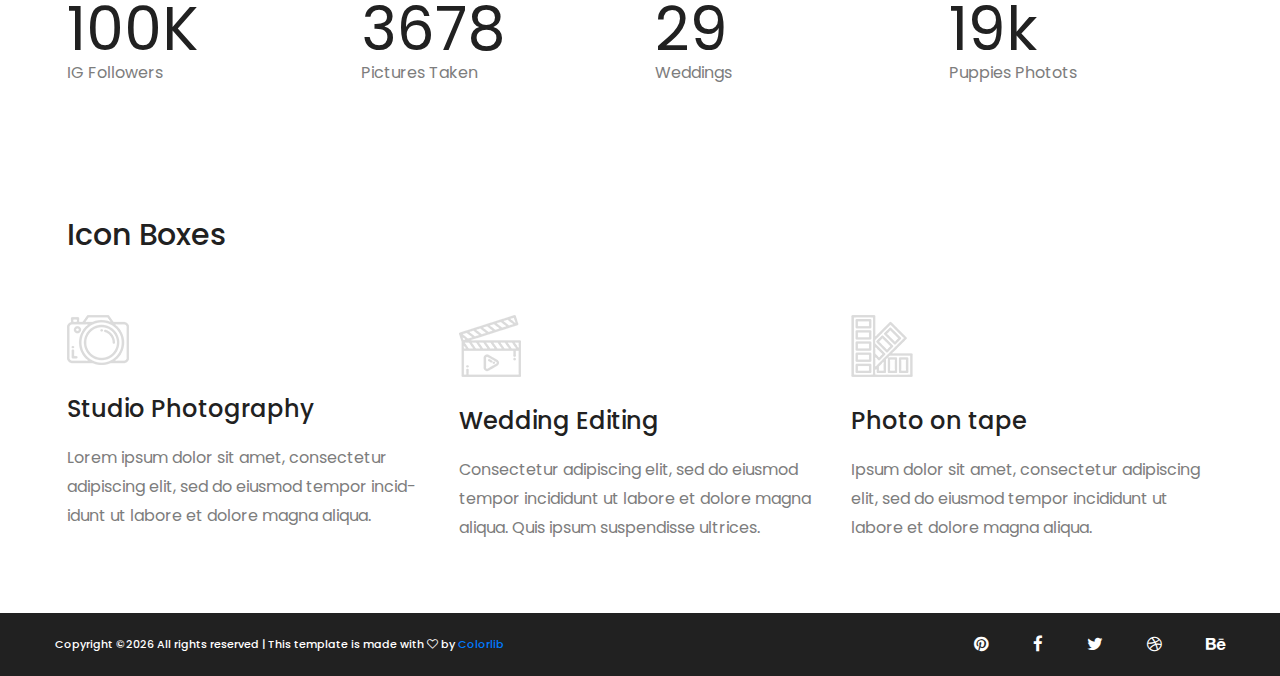
<file: elements.html>
<!DOCTYPE html>
<html lang="zxx">
<head>
	<title>Photographer | HTML Template</title>
	<meta charset="UTF-8">
	<meta name="description" content="Photographer html template">
	<meta name="keywords" content="photographer, html">
	<meta name="viewport" content="width=device-width, initial-scale=1.0">
	
	<!-- Favicon -->
	<link href="img/favicon.ico" rel="shortcut icon"/>

	<!-- Google font -->
	<link href="https://fonts.googleapis.com/css?family=Poppins:300,300i,400,400i,500,500i,600,600i,700,700i&display=swap" rel="stylesheet">

	<!-- Stylesheets -->
	<link rel="stylesheet" href="css/bootstrap.min.css"/>
	<link rel="stylesheet" href="css/font-awesome.min.css"/>
	<link rel="stylesheet" href="css/magnific-popup.css"/>
	<link rel="stylesheet" href="css/slicknav.min.css"/>
	<link rel="stylesheet" href="css/owl.carousel.min.css"/>

	<!-- Main Stylesheets -->
	<link rel="stylesheet" href="css/style.css"/>


	<!--[if lt IE 9]>
		<script src="https://oss.maxcdn.com/html5shiv/3.7.2/html5shiv.min.js"></script>
		<script src="https://oss.maxcdn.com/respond/1.4.2/respond.min.js"></script>
	<![endif]-->

</head>
<body>
	<!-- Page Preloder -->
	<div id="preloder">
		<div class="loader"></div>
	</div>

	<!-- Header section  -->
	<header class="header-section hs-bd">
		<a href="index.html" class="site-logo"><img src="img/logo.png" alt="logo"></a>
		<div class="header-controls">
			<button class="nav-switch-btn"><i class="fa fa-bars"></i></button>
			<button class="search-btn"><i class="fa fa-search"></i></button>
		</div>
		<ul class="main-menu">
			<li><a href="index.html">Home</a></li>
			<li><a href="about.html">About the Artist </a></li>
			<li>
				<a href="#">Portfolio</a>
				<ul class="sub-menu">
					<li><a href="portfolio.html">Portfolio 1</a></li>
					<li><a href="portfolio-1.html">Portfolio 2</a></li>
					<li><a href="portfolio-2.html">Portfolio 3</a></li>
				</ul>
			</li>
			<li><a href="blog.html">Blog</a></li>
			<li><a href="elements.html">Elements</a></li>
			<li><a href="contact.html">Contact</a></li>
			<li class="search-mobile">
				<button class="search-btn"><i class="fa fa-search"></i></button>
			</li>
		</ul>
	</header>
	<div class="clearfix"></div>
	<!-- Header section end  -->

	<!-- Contact section  -->
	<section class="elements-section">
		<div class="container">
			<!-- element -->
			<div class="element">
				<h3 class="el-title">Buttons</h3>
				<button class="site-btn mr-3 mb-3">send message</button>
				<button class="site-btn sb-line mr-3 mb-3">send message</button>
				<button class="site-btn sb-line sb-light-bg">send message</button>
			</div>
			<!-- element -->
			<div class="element">
				<h3 class="el-title">Accordions & Tabs</h3>
				<div class="row">
					<div class="col-xl-6">
						<!-- Accordions -->
						<div id="accordion" class="accordion-area">
							<div class="panel">
								<div class="panel-header" id="headingOne">
									<button class="panel-link" data-toggle="collapse" data-target="#collapse1" aria-expanded="false" aria-controls="collapse1">send Lorem ipsum dolor sit amet, consectetur</button>
								</div>
								<div id="collapse1" class="collapse" aria-labelledby="headingOne" data-parent="#accordion">
									<div class="panel-body">
										<p>Lorem ipsum dolor sit amet, consectetur adipiscing elit, sed do eiusmod tempor incididunt ut labore et dolore magna aliqua. Quis ipsum suspendisse ultrices gravida. Risus commodo viverra maecenas accumsan lacus vel facilisis commodo.</p>
									</div>
								</div>
							</div>
							<div class="panel">
								<div class="panel-header" id="headingTwo">
									<button class="panel-link" data-toggle="collapse" data-target="#collapse2" aria-expanded="false" aria-controls="collapse2">Dolor sit amet, consectetur adipiscing elit</button>
								</div>
								<div id="collapse2" class="collapse" aria-labelledby="headingTwo" data-parent="#accordion">
									<div class="panel-body">
										<p>Lorem ipsum dolor sit amet, consectetur adipiscing elit, sed do eiusmod tempor incididunt ut labore et dolore magna aliqua. Quis ipsum suspendisse ultrices gravida. Risus commodo viverra maecenas accumsan lacus vel facilisis commodo.</p>
									</div>
								</div>
							</div>
							<div class="panel">
								<div class="panel-header active" id="headingThree">
									<button class="panel-link" data-toggle="collapse" data-target="#collapse3" aria-expanded="true" aria-controls="collapse3">Opsum dolor sit amet, consectetur adipiscing elit</button>
								</div>
								<div id="collapse3" class="collapse show" aria-labelledby="headingThree" data-parent="#accordion">
									<div class="panel-body">
										<p>Lorem ipsum dolor sit amet, consectetur adipiscing elit, sed do eiusmod tempor incididunt ut labore et dolore magna aliqua. Quis ipsum suspendisse ultrices gravida. Risus commodo viverra maecenas accumsan lacus vel facilisis commodo.</p>
									</div>
								</div>
							</div>
						</div>
					</div>
					<div class="col-xl-6">
						<div class="tab-element">
							<ul class="nav nav-tabs" id="myTab" role="tablist">
								<li class="nav-item">
									<a class="nav-link" id="1-tab" data-toggle="tab" href="#tab-1" role="tab" aria-controls="tab-1" aria-selected="false">send Lorem </a>
								</li>
								<li class="nav-item">
									<a class="nav-link" id="2-tab" data-toggle="tab" href="#tab-2" role="tab" aria-controls="tab-2" aria-selected="false">Dolor sit amet</a>
								</li>
								<li class="nav-item">
									<a class="nav-link active" id="3-tab" data-toggle="tab" href="#tab-3" role="tab" aria-controls="tab-3" aria-selected="true">Opsum dolor</a>
								</li>
							</ul>
							<div class="tab-content" id="myTabContent">
								<!-- single tab content -->
								<div class="tab-pane fade" id="tab-1" role="tabpanel" aria-labelledby="tab-1">
									<p>Lorem ipsum dolor sit amet, consectetur adipiscing elit, sed do eiusmod tempor incididunt ut labore et dolore magna aliqua. Quis ipsum suspendisse ultrices gravida. Risus commodo viverra maecenas accumsan lacus vel facilisis commodo.</p>
								</div>
								<div class="tab-pane fade" id="tab-2" role="tabpanel" aria-labelledby="tab-2">
									<p>Lorem ipsum dolor sit amet, consectetur adipiscing elit, sed do eiusmod tempor incididunt ut labore et dolore magna aliqua. Quis ipsum suspendisse ultrices gravida. Risus commodo viverra maecenas accumsan lacus vel facilisis commodo.</p>
								</div>
								<div class="tab-pane fade show active" id="tab-3" role="tabpanel" aria-labelledby="tab-3">
									<p>Lorem ipsum dolor sit amet, consectetur adipiscing elit, sed do eiusmod tempor incididunt ut labore et dolore magna aliqua. Quis ipsum suspendisse ultrices gravida. Risus commodo viverra maecenas accumsan lacus vel facilisis commodo.</p>
								</div>
							</div>
						</div>
					</div>
				</div>
			</div>
			<!-- element -->
			<div class="element">
				<h3 class="el-title">Loaders</h3>
				<div class="row">
					<div class="col-lg-3 col-sm-6">
						<div class="circle-progress" data-cptitle="Passion" data-cpid="id-1" data-cpvalue="100" data-cpcolor="#304a5f"></div>
					</div>
					<div class="col-lg-3 col-sm-6">
						<div class="circle-progress" data-cptitle="Models" data-cpid="id-2" data-cpvalue="75" data-cpcolor="#304a5f"></div>
					</div>
					<div class="col-lg-3 col-sm-6">
						<div class="circle-progress" data-cptitle="Studio" data-cpid="id-3" data-cpvalue="25" data-cpcolor="#304a5f"></div>
					</div>
					<div class="col-lg-3 col-sm-6">
						<div class="circle-progress" data-cptitle="Nature" data-cpid="id-4" data-cpvalue="50" data-cpcolor="#304a5f"></div>
					</div>
				</div>
			</div>
			<!-- element -->
			<div class="element">
				<h3 class="el-title">Milestones</h3>
				<div class="row">
					<div class="col-lg-3 col-sm-6">
						<div class="milestone">
							<h2>100K</h2>
							<p>IG Followers</p>
						</div>
					</div>
					<div class="col-lg-3 col-sm-6">
						<div class="milestone">
							<h2>3678</h2>
							<p>Pictures Taken</p>
						</div>
					</div>
					<div class="col-lg-3 col-sm-6">
						<div class="milestone">
							<h2>29</h2>
							<p>Weddings</p>
						</div>
					</div>
					<div class="col-lg-3 col-sm-6">
						<div class="milestone">
							<h2>19k</h2>
							<p>Puppies Photots</p>
						</div>
					</div>
				</div>
			</div>
			<!-- element -->
			<div class="element">
				<h3 class="el-title">Icon Boxes</h3>
				<div class="row">
					<div class="col-lg-4">
						<div class="services-item">
							<img src="img/icons/1.png" alt="">
							<h4>Studio Photography</h4>
							<p>Lorem ipsum dolor sit amet, consectetur adipiscing elit, sed do eiusmod tempor incid-idunt ut labore et dolore magna aliqua. </p>
						</div>
					</div>
					<div class="col-lg-4">
						<div class="services-item">
							<img src="img/icons/2.png" alt="">
							<h4>Wedding Editing</h4>
							<p>Consectetur adipiscing elit, sed do eiusmod tempor incididunt ut labore et dolore magna aliqua. Quis ipsum suspendisse ultrices.</p>
						</div>
					</div>
					<div class="col-lg-4">
						<div class="services-item">
							<img src="img/icons/3.png" alt="">
							<h4>Photo on tape</h4>
							<p>Ipsum dolor sit amet, consectetur adipiscing elit, sed do eiusmod tempor incididunt ut labore et dolore magna aliqua. </p>
						</div>
					</div>
				</div>
			</div>
		</div>
	</section>
	<!-- Elements section end  -->
	
	<!-- Footer section   -->
	<footer class="footer-section">
		<div class="container-fluid">
			<div class="row">
				<div class="col-md-6 order-1 order-md-2">
					<div class="footer-social-links">
						<a href=""><i class="fa fa-pinterest"></i></a>
						<a href=""><i class="fa fa-facebook"></i></a>
						<a href=""><i class="fa fa-twitter"></i></a>
						<a href=""><i class="fa fa-dribbble"></i></a>
						<a href=""><i class="fa fa-behance"></i></a>
					</div>
				</div>
				<div class="col-md-6 order-2 order-md-1">
					<div class="copyright"><!-- Link back to Colorlib can't be removed. Template is licensed under CC BY 3.0. -->
Copyright &copy;<script>document.write(new Date().getFullYear());</script> All rights reserved | This template is made with <i class="fa fa-heart-o" aria-hidden="true"></i> by <a href="https://colorlib.com" target="_blank">Colorlib</a>
<!-- Link back to Colorlib can't be removed. Template is licensed under CC BY 3.0. -->
</div>	
				</div>
			</div>
		</div>
	</footer>
	<!-- Footer section end  -->

	<!-- Search model -->
	<div class="search-model">
		<div class="h-100 d-flex align-items-center justify-content-center">
			<div class="search-close-switch">+</div>
			<form class="search-model-form">
				<input type="text" id="search-input" placeholder="Search here.....">
			</form>
		</div>
	</div>
	<!-- Search model end -->

	<!--====== Javascripts & Jquery ======-->
	<script src="js/jquery-3.2.1.min.js"></script>
	<script src="js/bootstrap.min.js"></script>
	<script src="js/jquery.slicknav.min.js"></script>
	<script src="js/owl.carousel.min.js"></script>
	<script src="js/jquery.magnific-popup.min.js"></script>
	<script src="js/circle-progress.min.js"></script>
	<script src="js/mixitup.min.js"></script>
	<script src="js/instafeed.min.js"></script>
	<script src="js/masonry.pkgd.min.js"></script>
	<script src="js/main.js"></script>

	</body>
</html>
</file>
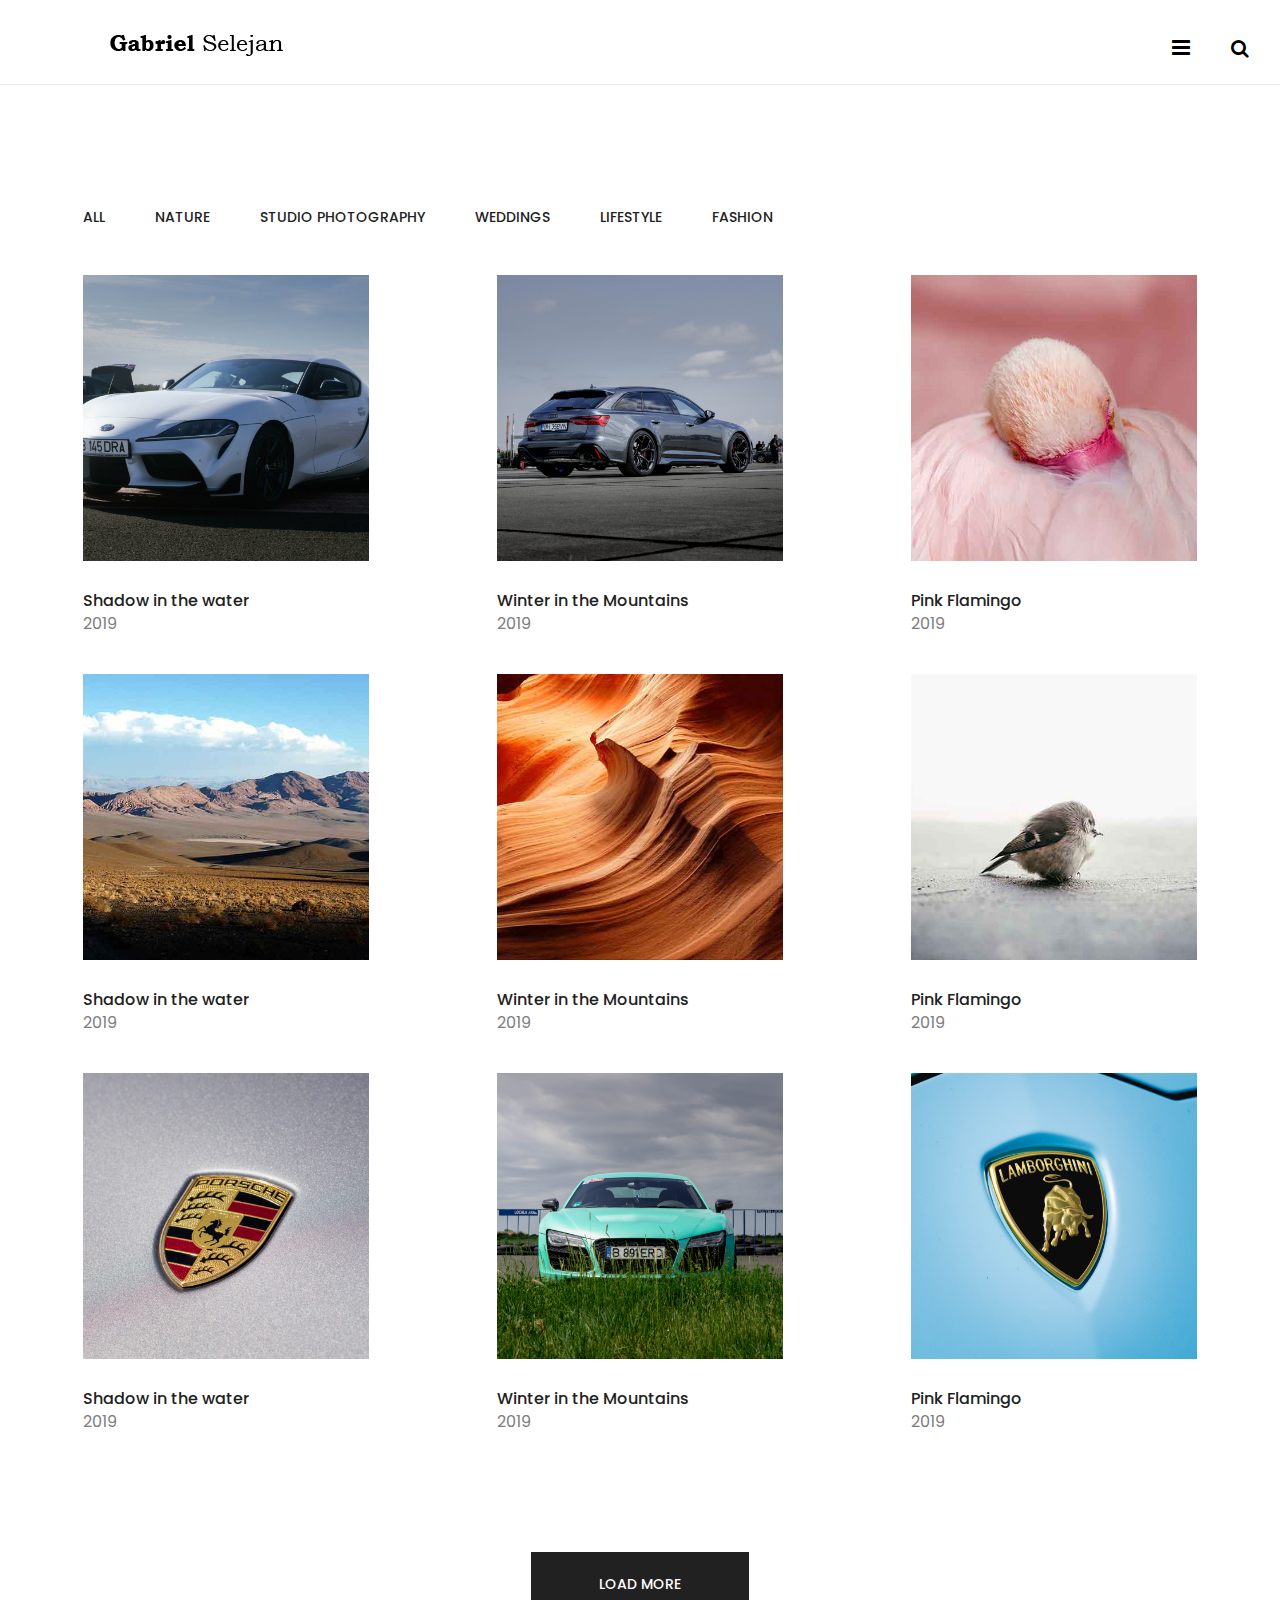
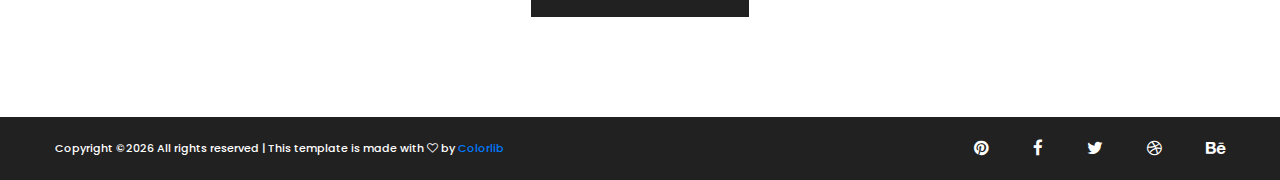
<file: portfolio-1.html>
<!DOCTYPE html>
<html lang="zxx">
<head>
	<title>Photographer | HTML Template</title>
	<meta charset="UTF-8">
	<meta name="description" content="Photographer html template">
	<meta name="keywords" content="photographer, html">
	<meta name="viewport" content="width=device-width, initial-scale=1.0">
	
	<!-- Favicon -->
	<link href="img/favicon.ico" rel="shortcut icon"/>

	<!-- Google font -->
	<link href="https://fonts.googleapis.com/css?family=Poppins:300,300i,400,400i,500,500i,600,600i,700,700i&display=swap" rel="stylesheet">

	<!-- Stylesheets -->
	<link rel="stylesheet" href="css/bootstrap.min.css"/>
	<link rel="stylesheet" href="css/font-awesome.min.css"/>
	<link rel="stylesheet" href="css/magnific-popup.css"/>
	<link rel="stylesheet" href="css/slicknav.min.css"/>
	<link rel="stylesheet" href="css/owl.carousel.min.css"/>

	<!-- Main Stylesheets -->
	<link rel="stylesheet" href="css/style.css"/>


	<!--[if lt IE 9]>
		<script src="https://oss.maxcdn.com/html5shiv/3.7.2/html5shiv.min.js"></script>
		<script src="https://oss.maxcdn.com/respond/1.4.2/respond.min.js"></script>
	<![endif]-->

</head>
<body>
	<!-- Page Preloder -->
	<div id="preloder">
		<div class="loader"></div>
	</div>

	<!-- Header section  -->
	<header class="header-section hs-bd">
		<a href="index.html" class="site-logo"><img src="img/logo.png" alt="logo"></a>
		<div class="header-controls">
			<button class="nav-switch-btn"><i class="fa fa-bars"></i></button>
			<button class="search-btn"><i class="fa fa-search"></i></button>
		</div>
		<ul class="main-menu">
			<li><a href="index.html">Home</a></li>
			<li><a href="about.html">About the Artist </a></li>
			<li>
				<a href="#">Portfolio</a>
				<ul class="sub-menu">
					<li><a href="portfolio.html">Portfolio 1</a></li>
					<li><a href="portfolio-1.html">Portfolio 2</a></li>
					<li><a href="portfolio-2.html">Portfolio 3</a></li>
				</ul>
			</li>
			<li><a href="blog.html">Blog</a></li>
			<li><a href="elements.html">Elements</a></li>
			<li><a href="contact.html">Contact</a></li>
			<li class="search-mobile">
				<button class="search-btn"><i class="fa fa-search"></i></button>
			</li>
		</ul>
	</header>
	<div class="clearfix"></div>
	<!-- Header section end  -->

	<!-- Portfolio section  -->
	<div class="portfolio-2-section">
		<ul class="portfolio-filter pf-2 controls">
			<li class="control" data-filter="all">All</li>
			<li class="control" data-filter=".nature">Nature</li>
			<li class="control" data-filter=".studio">Studio Photography</li>
			<li class="control" data-filter=".weddings">Weddings</li>
			<li class="control" data-filter=".lifestyle">Lifestyle</li>
			<li class="control" data-filter=".fashion">Fashion</li>
		</ul>
		<div class="portfolio-warp">
			<div class="row portfolio-gallery m-0">
				<div class="mix col-lg-4 col-sm-6 p-0 nature">
					<div class="portfolio-box">
						<div class="portfolio-item set-bg" data-setbg="img/portfolio/1.jpg"></div>
						<h6>Shadow in the water</h6>
						<p>2019</p>
					</div>
				</div>
				<div class="mix col-lg-4 col-sm-6 p-0 studio">
					<div class="portfolio-box">
						<div class="portfolio-item set-bg" data-setbg="img/portfolio/2.jpg"></div>
						<h6>Winter in the Mountains</h6>
						<p>2019</p>
					</div>
				</div>
				<div class="mix col-lg-4 col-sm-6 p-0 weddings">
					<div class="portfolio-box">
						<div class="portfolio-item set-bg" data-setbg="img/portfolio/3.jpg"></div>
						<h6>Pink Flamingo</h6>
						<p>2019</p>
					</div>
				</div>
				<div class="mix col-lg-4 col-sm-6 p-0 lifestyle">
					<div class="portfolio-box">
						<div class="portfolio-item set-bg" data-setbg="img/portfolio/6.jpg"></div>
						<h6>Shadow in the water</h6>
						<p>2019</p>
					</div>
				</div>
				<div class="mix col-lg-4 col-sm-6 p-0 fashion">
					<div class="portfolio-box">
						<div class="portfolio-item set-bg" data-setbg="img/portfolio/4.jpg"></div>
						<h6>Winter in the Mountains</h6>
						<p>2019</p>
					</div>
				</div>
				<div class="mix col-lg-4 col-sm-6 p-0 nature">
					<div class="portfolio-box">
						<div class="portfolio-item set-bg" data-setbg="img/portfolio/5.jpg"></div>
						<h6>Pink Flamingo</h6>
						<p>2019</p>
					</div>
				</div>
				<div class="mix col-lg-4 col-sm-6 p-0 studio">
					<div class="portfolio-box">
						<div class="portfolio-item set-bg" data-setbg="img/portfolio/8.jpg"></div>
						<h6>Shadow in the water</h6>
						<p>2019</p>
					</div>
				</div>
				<div class="mix col-lg-4 col-sm-6 p-0 weddings">
					<div class="portfolio-box">
						<div class="portfolio-item set-bg" data-setbg="img/portfolio/10.jpg"></div>
						<h6>Winter in the Mountains</h6>
						<p>2019</p>
					</div>
				</div>
				<div class="mix col-lg-4 col-sm-6 p-0 lifestyle">
					<div class="portfolio-box">
						<div class="portfolio-item set-bg" data-setbg="img/portfolio/13.jpg"></div>
						<h6>Pink Flamingo</h6>
						<p>2019</p>
					</div>
				</div>
			</div>
		</div>
		<div class="text-center">
			<button class="site-btn">Load More</button>
		</div>
	</div>
	<!-- Portfolio section end  -->
	
	<!-- Footer section   -->
	<footer class="footer-section">
		<div class="container-fluid">
			<div class="row">
				<div class="col-md-6 order-1 order-md-2">
					<div class="footer-social-links">
						<a href=""><i class="fa fa-pinterest"></i></a>
						<a href=""><i class="fa fa-facebook"></i></a>
						<a href=""><i class="fa fa-twitter"></i></a>
						<a href=""><i class="fa fa-dribbble"></i></a>
						<a href=""><i class="fa fa-behance"></i></a>
					</div>
				</div>
				<div class="col-md-6 order-2 order-md-1">
					<div class="copyright"><!-- Link back to Colorlib can't be removed. Template is licensed under CC BY 3.0. -->
Copyright &copy;<script>document.write(new Date().getFullYear());</script> All rights reserved | This template is made with <i class="fa fa-heart-o" aria-hidden="true"></i> by <a href="https://colorlib.com" target="_blank">Colorlib</a>
<!-- Link back to Colorlib can't be removed. Template is licensed under CC BY 3.0. -->
</div>	
				</div>
			</div>
		</div>
	</footer>
	<!-- Footer section end  -->

	<!-- Search model -->
	<div class="search-model">
		<div class="h-100 d-flex align-items-center justify-content-center">
			<div class="search-close-switch">+</div>
			<form class="search-model-form">
				<input type="text" id="search-input" placeholder="Search here.....">
			</form>
		</div>
	</div>
	<!-- Search model end -->

	<!--====== Javascripts & Jquery ======-->
	<script src="js/jquery-3.2.1.min.js"></script>
	<script src="js/bootstrap.min.js"></script>
	<script src="js/jquery.slicknav.min.js"></script>
	<script src="js/owl.carousel.min.js"></script>
	<script src="js/jquery.magnific-popup.min.js"></script>
	<script src="js/circle-progress.min.js"></script>
	<script src="js/mixitup.min.js"></script>
	<script src="js/instafeed.min.js"></script>
	<script src="js/masonry.pkgd.min.js"></script>
	<script src="js/main.js"></script>

	</body>
</html>
</file>
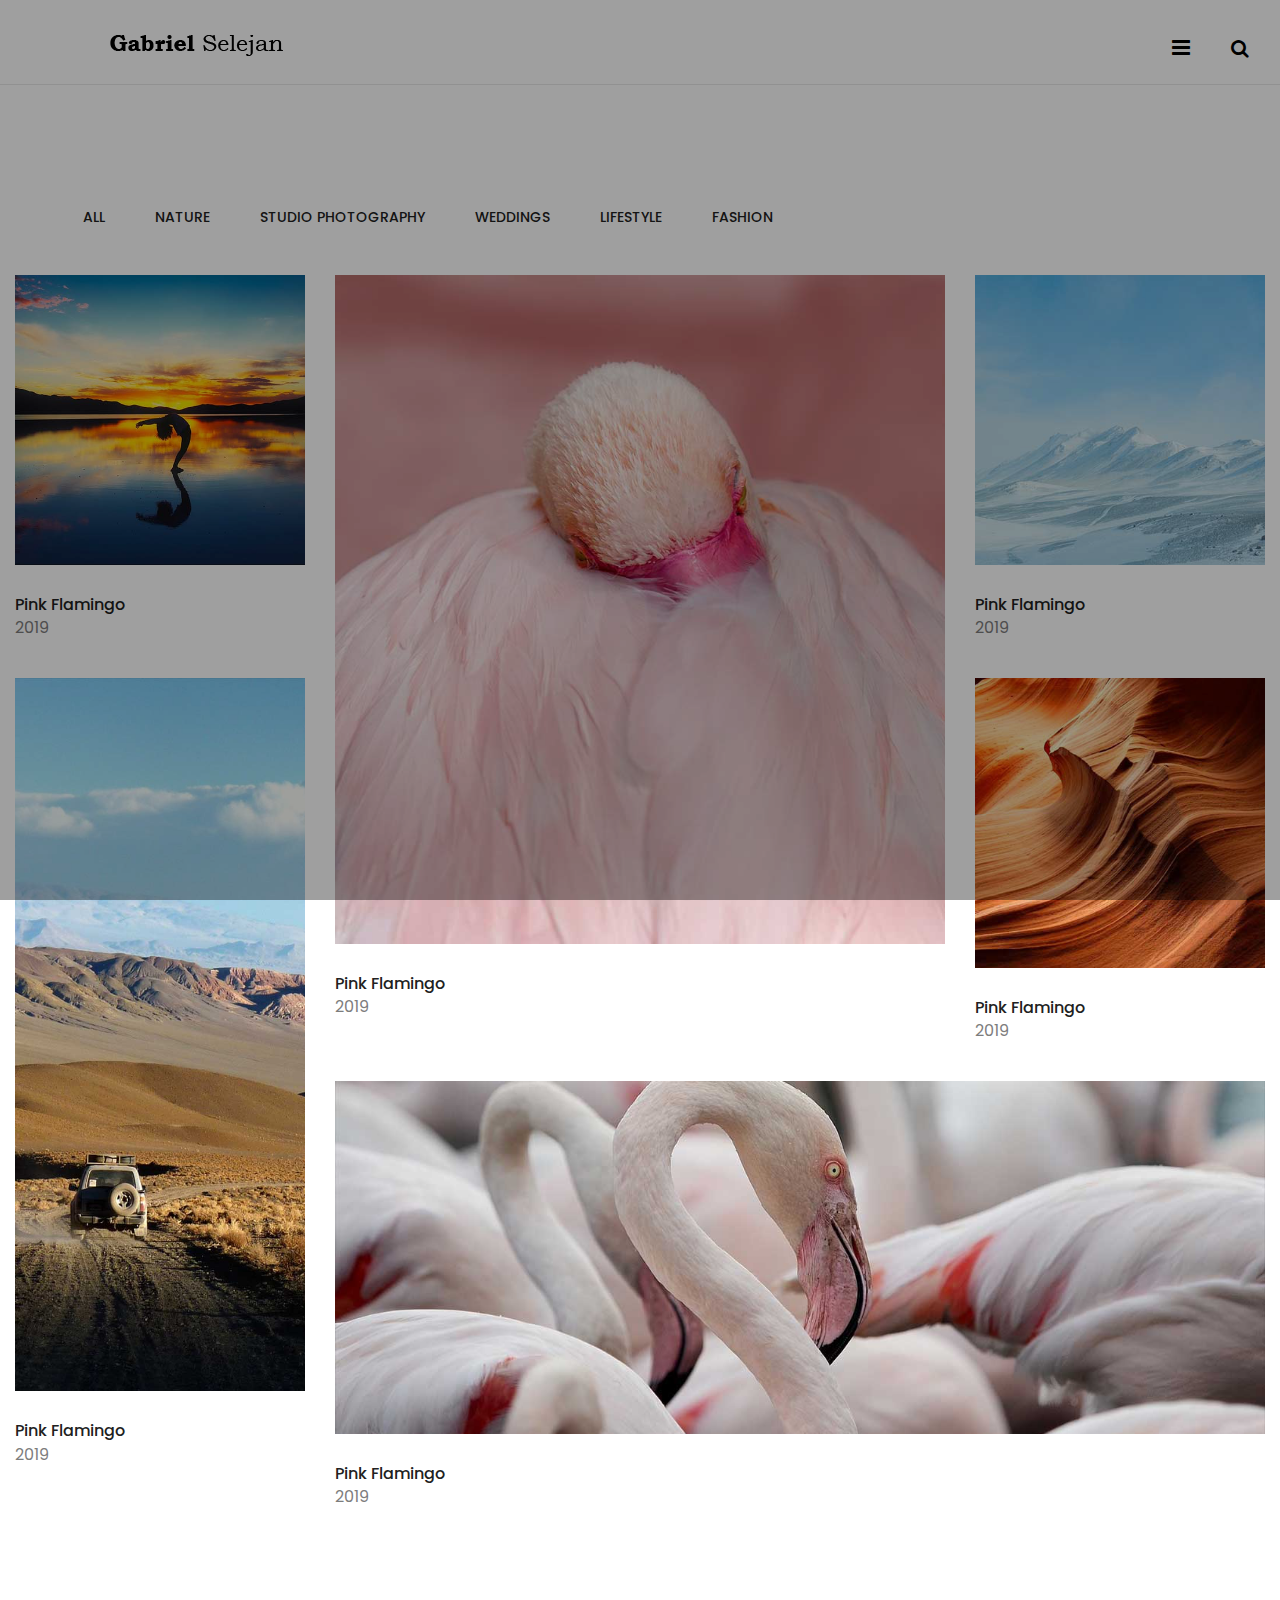
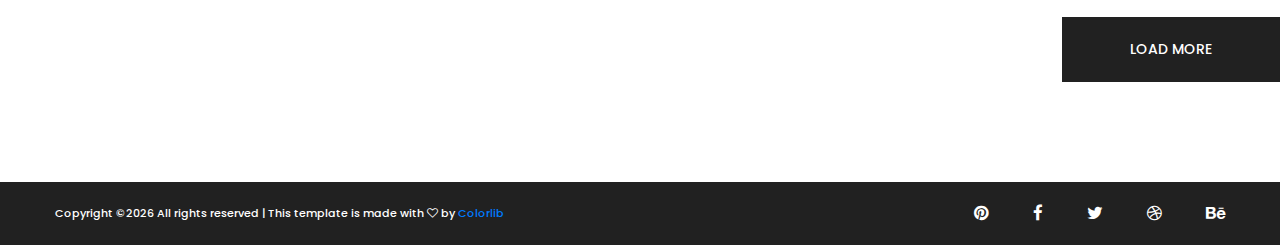
<file: portfolio-2.html>
<!DOCTYPE html>
<html lang="zxx">
<head>
	<title>Photographer | HTML Template</title>
	<meta charset="UTF-8">
	<meta name="description" content="Photographer html template">
	<meta name="keywords" content="photographer, html">
	<meta name="viewport" content="width=device-width, initial-scale=1.0">
	
	<!-- Favicon -->
	<link href="img/favicon.ico" rel="shortcut icon"/>

	<!-- Google font -->
	<link href="https://fonts.googleapis.com/css?family=Poppins:300,300i,400,400i,500,500i,600,600i,700,700i&display=swap" rel="stylesheet">

	<!-- Stylesheets -->
	<link rel="stylesheet" href="css/bootstrap.min.css"/>
	<link rel="stylesheet" href="css/font-awesome.min.css"/>
	<link rel="stylesheet" href="css/magnific-popup.css"/>
	<link rel="stylesheet" href="css/slicknav.min.css"/>
	<link rel="stylesheet" href="css/owl.carousel.min.css"/>

	<!-- Main Stylesheets -->
	<link rel="stylesheet" href="css/style.css"/>


	<!--[if lt IE 9]>
		<script src="https://oss.maxcdn.com/html5shiv/3.7.2/html5shiv.min.js"></script>
		<script src="https://oss.maxcdn.com/respond/1.4.2/respond.min.js"></script>
	<![endif]-->

</head>
<body>
	<!-- Page Preloder -->
	<div id="preloder">
		<div class="loader"></div>
	</div>

	<!-- Header section  -->
	<header class="header-section hs-bd">
		<a href="index.html" class="site-logo"><img src="img/logo.png" alt="logo"></a>
		<div class="header-controls">
			<button class="nav-switch-btn"><i class="fa fa-bars"></i></button>
			<button class="search-btn"><i class="fa fa-search"></i></button>
		</div>
		<ul class="main-menu">
			<li><a href="index.html">Home</a></li>
			<li><a href="about.html">About the Artist </a></li>
			<li>
				<a href="#">Portfolio</a>
				<ul class="sub-menu">
					<li><a href="portfolio.html">Portfolio 1</a></li>
					<li><a href="portfolio-1.html">Portfolio 2</a></li>
					<li><a href="portfolio-2.html">Portfolio 3</a></li>
				</ul>
			</li>
			<li><a href="blog.html">Blog</a></li>
			<li><a href="elements.html">Elements</a></li>
			<li><a href="contact.html">Contact</a></li>
			<li class="search-mobile">
				<button class="search-btn"><i class="fa fa-search"></i></button>
			</li>
		</ul>
	</header>
	<div class="clearfix"></div>
	<!-- Header section end  -->

	<!-- Portfolio section  -->
	<div class="portfolio-3-section">
		<ul class="portfolio-filter pf-2 controls">
			<li class="control" data-filter="all">All</li>
			<li class="control" data-filter=".nature">Nature</li>
			<li class="control" data-filter=".studio">Studio Photography</li>
			<li class="control" data-filter=".weddings">Weddings</li>
			<li class="control" data-filter=".lifestyle">Lifestyle</li>
			<li class="control" data-filter=".fashion">Fashion</li>
		</ul>
		<div class="portfolio-grid portfolio-gallery nature">
			<div class="grid-sizer"></div>
			<div class="mix grid-item">
				<div class="grid-portfolio">
					<img src="img/portfolio-2/1.jpg" alt="">
					<h6>Pink Flamingo</h6>
					<p>2019</p>
				</div>
			</div>
			<div class="mix grid-item grid-width-1 studio">
				<div class="grid-portfolio">
					<img src="img/portfolio-2/2.jpg" alt="">
					<h6>Pink Flamingo</h6>
					<p>2019</p>
				</div>
			</div>
			<div class="mix grid-item weddings">
				<div class="grid-portfolio">
					<img src="img/portfolio-2/3.jpg" alt="">
					<h6>Pink Flamingo</h6>
					<p>2019</p>
				</div>
			</div>
			<div class="mix grid-item lifestyle">
				<div class="grid-portfolio">
					<img src="img/portfolio-2/4.jpg" alt="">
					<h6>Pink Flamingo</h6>
					<p>2019</p>
				</div>
			</div>
			<div class="mix grid-item fashion">
				<div class="grid-portfolio">
					<img src="img/portfolio-2/5.jpg" alt="">
					<h6>Pink Flamingo</h6>
					<p>2019</p>
				</div>
			</div>
			<div class="mix grid-item grid-width-2 nature">
				<div class="grid-portfolio">
					<img src="img/portfolio-2/6.jpg" alt="">
					<h6>Pink Flamingo</h6>
					<p>2019</p>
				</div>
			</div>
		</div>
		<div class="text-center text-sm-right load-more-warp">
			<button class="site-btn load-more">Load More</button>
		</div>
	</div>
	<!-- Portfolio section end  -->

	<!-- Footer section   -->
	<footer class="footer-section">
		<div class="container-fluid">
			<div class="row">
				<div class="col-md-6 order-1 order-md-2">
					<div class="footer-social-links">
						<a href=""><i class="fa fa-pinterest"></i></a>
						<a href=""><i class="fa fa-facebook"></i></a>
						<a href=""><i class="fa fa-twitter"></i></a>
						<a href=""><i class="fa fa-dribbble"></i></a>
						<a href=""><i class="fa fa-behance"></i></a>
					</div>
				</div>
				<div class="col-md-6 order-2 order-md-1">
					<div class="copyright"><!-- Link back to Colorlib can't be removed. Template is licensed under CC BY 3.0. -->
Copyright &copy;<script>document.write(new Date().getFullYear());</script> All rights reserved | This template is made with <i class="fa fa-heart-o" aria-hidden="true"></i> by <a href="https://colorlib.com" target="_blank">Colorlib</a>
<!-- Link back to Colorlib can't be removed. Template is licensed under CC BY 3.0. -->
</div>	
				</div>
			</div>
		</div>
	</footer>
	<!-- Footer section end  -->

	<!-- Search model -->
	<div class="search-model">
		<div class="h-100 d-flex align-items-center justify-content-center">
			<div class="search-close-switch">+</div>
			<form class="search-model-form">
				<input type="text" id="search-input" placeholder="Search here.....">
			</form>
		</div>
	</div>
	<!-- Search model end -->

	<!--====== Javascripts & Jquery ======-->
	<script src="js/jquery-3.2.1.min.js"></script>
	<script src="js/bootstrap.min.js"></script>
	<script src="js/jquery.slicknav.min.js"></script>
	<script src="js/owl.carousel.min.js"></script>
	<script src="js/jquery.magnific-popup.min.js"></script>
	<script src="js/circle-progress.min.js"></script>
	<script src="js/mixitup.min.js"></script>
	<script src="js/instafeed.min.js"></script>
	<script src="js/masonry.pkgd.min.js"></script>
	<script src="js/main.js"></script>

	</body>
</html>
</file>
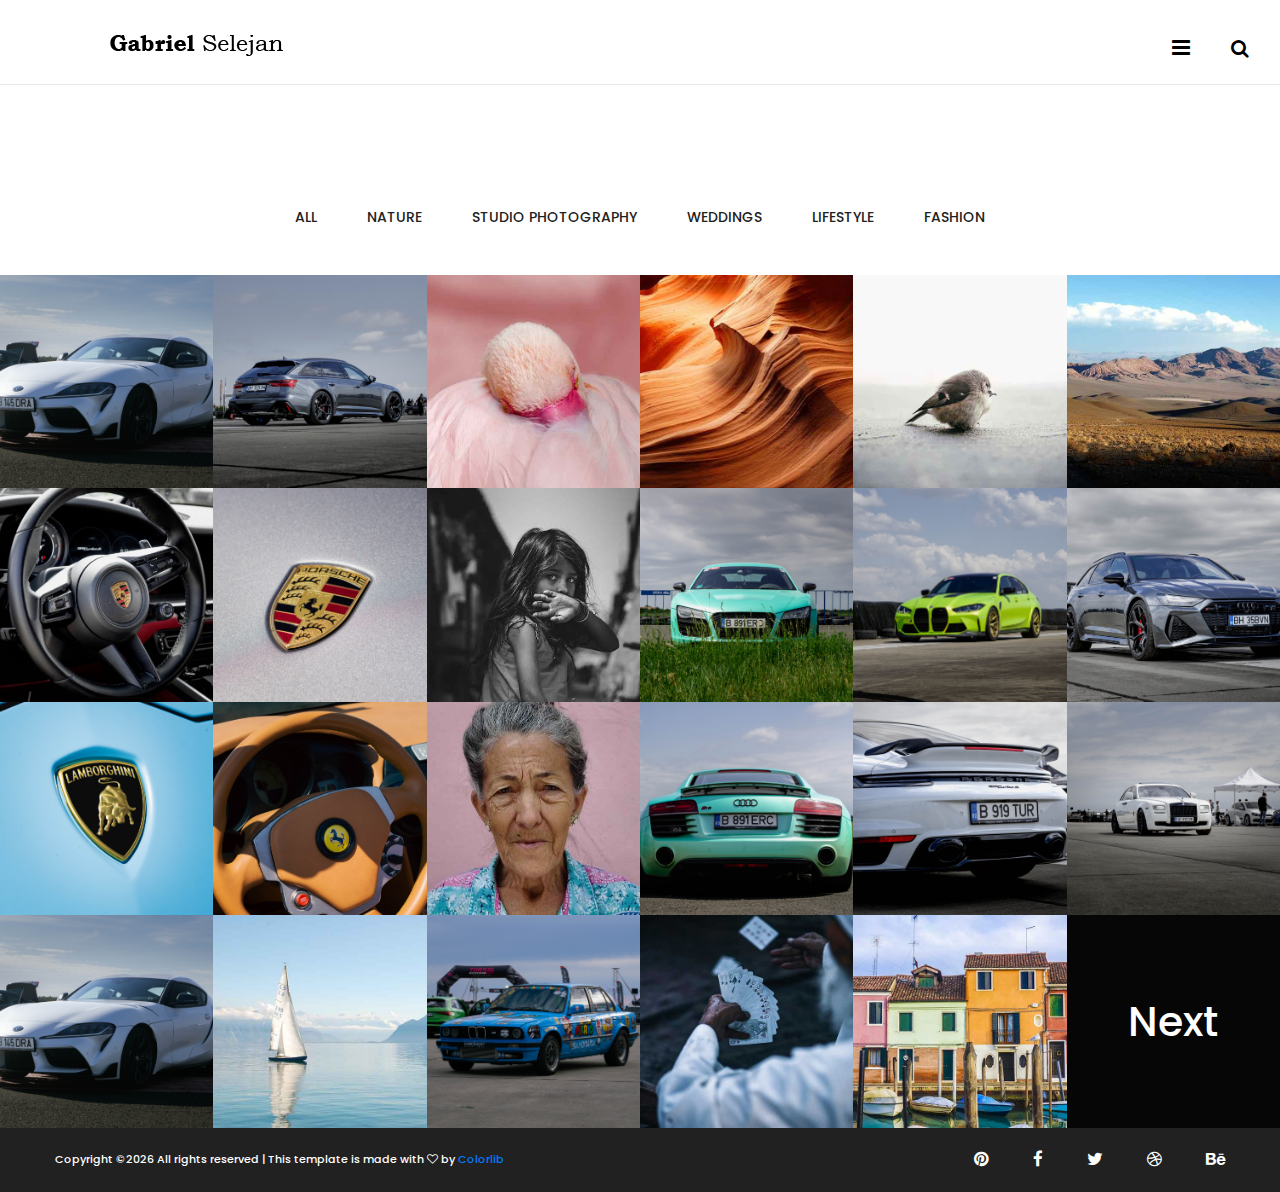
<file: portfolio.html>
<!DOCTYPE html>
<html lang="zxx">
<head>
	<title>Photographer | HTML Template</title>
	<meta charset="UTF-8">
	<meta name="description" content="Photographer html template">
	<meta name="keywords" content="photographer, html">
	<meta name="viewport" content="width=device-width, initial-scale=1.0">
	
	<!-- Favicon -->
	<link href="img/favicon.ico" rel="shortcut icon"/>

	<!-- Google font -->
	<link href="https://fonts.googleapis.com/css?family=Poppins:300,300i,400,400i,500,500i,600,600i,700,700i&display=swap" rel="stylesheet">

	<!-- Stylesheets -->
	<link rel="stylesheet" href="css/bootstrap.min.css"/>
	<link rel="stylesheet" href="css/font-awesome.min.css"/>
	<link rel="stylesheet" href="css/magnific-popup.css"/>
	<link rel="stylesheet" href="css/slicknav.min.css"/>
	<link rel="stylesheet" href="css/owl.carousel.min.css"/>

	<!-- Main Stylesheets -->
	<link rel="stylesheet" href="css/style.css"/>


	<!--[if lt IE 9]>
		<script src="https://oss.maxcdn.com/html5shiv/3.7.2/html5shiv.min.js"></script>
		<script src="https://oss.maxcdn.com/respond/1.4.2/respond.min.js"></script>
	<![endif]-->

</head>
<body>
	<!-- Page Preloder -->
	<div id="preloder">
		<div class="loader"></div>
	</div>

	<!-- Header section  -->
	<header class="header-section hs-bd">
		<a href="index.html" class="site-logo"><img src="img/logo.png" alt="logo"></a>
		<div class="header-controls">
			<button class="nav-switch-btn"><i class="fa fa-bars"></i></button>
			<button class="search-btn"><i class="fa fa-search"></i></button>
		</div>
		<ul class="main-menu">
			<li><a href="index.html">Home</a></li>
			<li><a href="about.html">About the Artist </a></li>
			<li>
				<a href="#">Portfolio</a>
				<ul class="sub-menu">
					<li><a href="portfolio.html">Portfolio 1</a></li>
					<li><a href="portfolio-1.html">Portfolio 2</a></li>
					<li><a href="portfolio-2.html">Portfolio 3</a></li>
				</ul>
			</li>
			<li><a href="blog.html">Blog</a></li>
			<li><a href="elements.html">Elements</a></li>
			<li><a href="contact.html">Contact</a></li>
			<li class="search-mobile">
				<button class="search-btn"><i class="fa fa-search"></i></button>
			</li>
		</ul>
	</header>
	<div class="clearfix"></div>
	<!-- Header section end  -->

	<!-- Portfolio section  -->
	<div class="portfolio-section">
		<ul class="portfolio-filter controls text-center">
			<li class="control" data-filter="all">All</li>
			<li class="control" data-filter=".nature">Nature</li>
			<li class="control" data-filter=".studio">Studio Photography</li>
			<li class="control" data-filter=".weddings">Weddings</li>
			<li class="control" data-filter=".lifestyle">Lifestyle</li>
			<li class="control" data-filter=".fashion">Fashion</li>
		</ul>                                                           
		<div class="row portfolio-gallery m-0">
			<div class="mix col-xl-2 col-md-3 col-sm-4 col-6 p-0 nature">
				<a href="img/portfolio/1.jpg" class="portfolio-item img-popup set-bg" data-setbg="img/portfolio/1.jpg"></a>
			</div>
			<div class="mix col-xl-2 col-md-3 col-sm-4 col-6 p-0 studio">
				<a href="img/portfolio/2.jpg" class="portfolio-item img-popup set-bg" data-setbg="img/portfolio/2.jpg"></a>
			</div>
			<div class="mix col-xl-2 col-md-3 col-sm-4 col-6 p-0 weddings">
				<a href="img/portfolio/3.jpg" class="portfolio-item img-popup set-bg" data-setbg="img/portfolio/3.jpg"></a>
			</div>
			<div class="mix col-xl-2 col-md-3 col-sm-4 col-6 p-0 lifestyle">
				<a href="img/portfolio/4.jpg" class="portfolio-item img-popup set-bg" data-setbg="img/portfolio/4.jpg"></a>
			</div>
			<div class="mix col-xl-2 col-md-3 col-sm-4 col-6 p-0 fashion">
				<a href="img/portfolio/5.jpg" class="portfolio-item img-popup set-bg" data-setbg="img/portfolio/5.jpg"></a>
			</div>
			<div class="mix col-xl-2 col-md-3 col-sm-4 col-6 p-0 nature">
				<a href="img/portfolio/6.jpg" class="portfolio-item img-popup set-bg" data-setbg="img/portfolio/6.jpg"></a>
			</div>
			<div class="mix col-xl-2 col-md-3 col-sm-4 col-6 p-0 studio">
				<a href="img/portfolio/7.jpg" class="portfolio-item img-popup set-bg" data-setbg="img/portfolio/7.jpg"></a>
			</div>
			<div class="mix col-xl-2 col-md-3 col-sm-4 col-6 p-0 weddings">
				<a href="img/portfolio/8.jpg" class="portfolio-item img-popup set-bg" data-setbg="img/portfolio/8.jpg"></a>
			</div>
			<div class="mix col-xl-2 col-md-3 col-sm-4 col-6 p-0 lifestyle">
				<a href="img/portfolio/9.jpg" class="portfolio-item img-popup set-bg" data-setbg="img/portfolio/9.jpg"></a>
			</div>
			<div class="mix col-xl-2 col-md-3 col-sm-4 col-6 p-0 fashion">
				<a href="img/portfolio/10.jpg" class="portfolio-item img-popup set-bg" data-setbg="img/portfolio/10.jpg"></a>
			</div>
			<div class="mix col-xl-2 col-md-3 col-sm-4 col-6 p-0 nature">
				<a href="img/portfolio/11.jpg" class="portfolio-item img-popup set-bg" data-setbg="img/portfolio/11.jpg"></a>
			</div>
			<div class="mix col-xl-2 col-md-3 col-sm-4 col-6 p-0 studio">
				<a href="img/portfolio/12.jpg" class="portfolio-item img-popup set-bg" data-setbg="img/portfolio/12.jpg"></a>
			</div>
			<div class="mix col-xl-2 col-md-3 col-sm-4 col-6 p-0 weddings">
				<a href="img/portfolio/13.jpg" class="portfolio-item img-popup set-bg" data-setbg="img/portfolio/13.jpg"></a>
			</div>
			<div class="mix col-xl-2 col-md-3 col-sm-4 col-6 p-0 lifestyle">
				<a href="img/portfolio/14.jpg" class="portfolio-item img-popup set-bg" data-setbg="img/portfolio/14.jpg"></a>
			</div>
			<div class="mix col-xl-2 col-md-3 col-sm-4 col-6 p-0 fashion">
				<a href="img/portfolio/15.jpg" class="portfolio-item img-popup set-bg" data-setbg="img/portfolio/15.jpg"></a>
			</div>
			<div class="mix col-xl-2 col-md-3 col-sm-4 col-6 p-0 nature">
				<a href="img/portfolio/16.jpg" class="portfolio-item img-popup set-bg" data-setbg="img/portfolio/16.jpg"></a>
			</div>
			<div class="mix col-xl-2 col-md-3 col-sm-4 col-6 p-0 studio">
				<a href="img/portfolio/17.jpg" class="portfolio-item img-popup set-bg" data-setbg="img/portfolio/17.jpg"></a>
			</div>
			<div class="mix col-xl-2 col-md-3 col-sm-4 col-6 p-0 weddings">
				<a href="img/portfolio/18.jpg" class="portfolio-item img-popup set-bg" data-setbg="img/portfolio/18.jpg"></a>
			</div>
			<div class="mix col-xl-2 col-md-3 col-sm-4 col-6 p-0 lifestyle">
				<a href="img/portfolio/19.jpg" class="portfolio-item img-popup set-bg" data-setbg="img/portfolio/19.jpg"></a>
			</div>
			<div class="mix col-xl-2 col-md-3 col-sm-4 col-6 p-0 fashion">
				<a href="img/portfolio/20.jpg" class="portfolio-item img-popup set-bg" data-setbg="img/portfolio/20.jpg"></a>
			</div>
			<div class="mix col-xl-2 col-md-3 col-sm-4 col-6 p-0 nature">
				<a href="img/portfolio/21.jpg" class="portfolio-item img-popup set-bg" data-setbg="img/portfolio/21.jpg"></a>
			</div>
			<div class="mix col-xl-2 col-md-3 col-sm-4 col-6 p-0 studio">
				<a href="img/portfolio/22.jpg" class="portfolio-item img-popup set-bg" data-setbg="img/portfolio/22.jpg"></a>
			</div>
			<div class="mix col-xl-2 col-md-3 col-sm-4 col-6 p-0 lifestyle">
				<a href="img/portfolio/23.jpg" class="portfolio-item img-popup set-bg" data-setbg="img/portfolio/23.jpg"></a>
			</div>
			<div class="mix col-xl-2 col-md-3 col-sm-4 col-6 p-0">
				<div class="portfolio-item  next-btn">
					<h2>Next</h2>
				</div>
			</div>
		</div>
	</div>
	<!-- Portfolio section end  -->
	
	<!-- Footer section   -->
	<footer class="footer-section">
		<div class="container-fluid">
			<div class="row">
				<div class="col-md-6 order-1 order-md-2">
					<div class="footer-social-links">
						<a href=""><i class="fa fa-pinterest"></i></a>
						<a href=""><i class="fa fa-facebook"></i></a>
						<a href=""><i class="fa fa-twitter"></i></a>
						<a href=""><i class="fa fa-dribbble"></i></a>
						<a href=""><i class="fa fa-behance"></i></a>
					</div>
				</div>
				<div class="col-md-6 order-2 order-md-1">
					<div class="copyright"><!-- Link back to Colorlib can't be removed. Template is licensed under CC BY 3.0. -->
Copyright &copy;<script>document.write(new Date().getFullYear());</script> All rights reserved | This template is made with <i class="fa fa-heart-o" aria-hidden="true"></i> by <a href="https://colorlib.com" target="_blank">Colorlib</a>
<!-- Link back to Colorlib can't be removed. Template is licensed under CC BY 3.0. -->
</div>	
				</div>
			</div>
		</div>
	</footer>
	<!-- Footer section end  -->

	<!-- Search model -->
	<div class="search-model">
		<div class="h-100 d-flex align-items-center justify-content-center">
			<div class="search-close-switch">+</div>
			<form class="search-model-form">
				<input type="text" id="search-input" placeholder="Search here.....">
			</form>
		</div>
	</div>
	<!-- Search model end -->

	<!--====== Javascripts & Jquery ======-->
	<script src="js/jquery-3.2.1.min.js"></script>
	<script src="js/bootstrap.min.js"></script>
	<script src="js/jquery.slicknav.min.js"></script>
	<script src="js/owl.carousel.min.js"></script>
	<script src="js/jquery.magnific-popup.min.js"></script>
	<script src="js/circle-progress.min.js"></script>
	<script src="js/mixitup.min.js"></script>
	<script src="js/instafeed.min.js"></script>
	<script src="js/masonry.pkgd.min.js"></script>
	<script src="js/main.js"></script>

	</body>
</html>
</file>
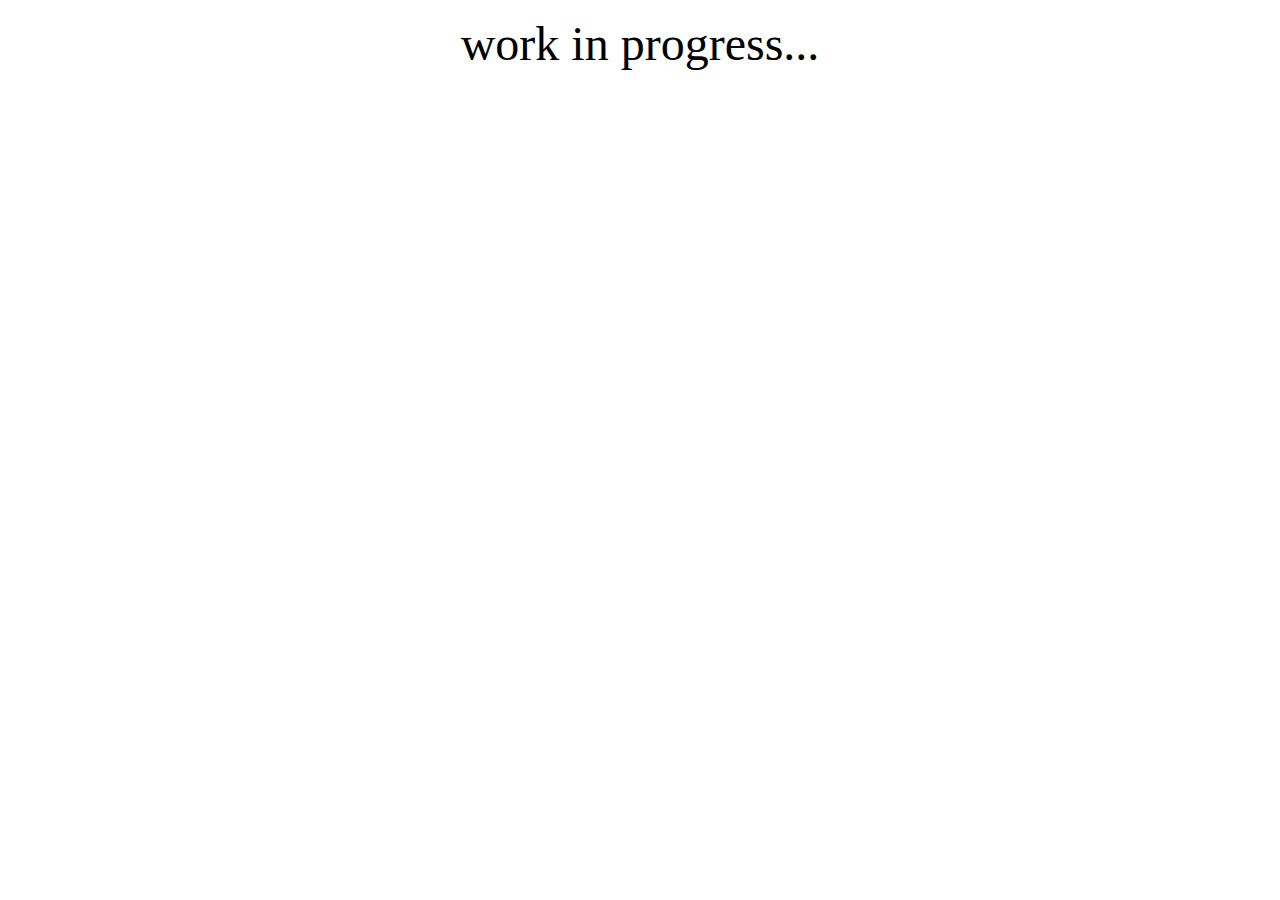
<file: work in progress.html>
<!DOCTYPE html>
<html>
    <body>
        <p style="text-align:center">
            <font size="20">
                work in progress...
            </font>
        </p>
    </body>

</html>
</file>
<file: css/style.css>
/* =================================
------------------------------------
  	Template Name: Photographer
	Description: Photographer HTML Template
	Author: colorlib
	Author URI: https://www.colorlib.com/
	Version: 1.0
	Created: colorlib
 ------------------------------------
 ====================================*/



/*----------------------------------------*/
/* Template default CSS
/*----------------------------------------*/

html,
body {
	height: 100%;
	font-family: "Poppins", sans-serif;
	-webkit-font-smoothing: antialiased;
	font-smoothing: antialiased;
}

h1,
h2,
h3,
h4,
h5,
h6 {
	margin: 0;
	color: #212121;
	font-weight: 500;
}

h1 {
	font-size: 70px;
}

h2 {
	font-size: 36px;
}

h3 {
	font-size: 30px;
}

h4 {
	font-size: 24px;
}

h5 {
	font-size: 18px;
}

h6 {
	font-size: 16px;
}

p {
	font-size: 16px;
	color: #7d7d7d;
	line-height: 1.8;
}

img {
	max-width: 100%;
}

input:focus,
select:focus,
button:focus,
textarea:focus {
	outline: none;
}

a:hover,
a:focus {
	text-decoration: none;
	outline: none;
}

ul,
ol {
	padding: 0;
	margin: 0;
}

/*---------------------
  Helper CSS
-----------------------*/

.section-title {
	text-align: center;
}

.section-title h2 {
	font-size: 36px;
}

.set-bg {
	background-repeat: no-repeat;
	background-size: cover;
	background-position: top center;
}

.spad {
	padding-top: 105px;
	padding-bottom: 105px;
}

.text-white h1,
.text-white h2,
.text-white h3,
.text-white h4,
.text-white h5,
.text-white h6,
.text-white p,
.text-white span,
.text-white li,
.text-white a {
	color: #fff;
}

/*---------------------
  Commom elements
-----------------------*/

.elements-section {
	padding-top: 120px;
}

.element {
	margin-bottom: 100px;
}

.element:last-child {
	margin-bottom: 0;
}

.el-title {
	margin-bottom: 62px;
}

/* buttons */

.site-btn {
	display: inline-block;
	border: none;
	font-size: 14px;
	font-weight: 500;
	min-width: 218px;
	padding: 24px 47px;
	border-radius: 0;
	text-transform: uppercase;
	color: #fff;
	line-height: 1.2;
	cursor: pointer;
	text-align: center;
	background: #212121;
}

.site-btn:hover {
	color: #fff;
}

.site-btn.sb-line {
	color: #212121;
	background: transparent;
	padding: 22px 47px;
	border: 2px solid #212121;
}

.site-btn.sb-light-bg {
	background: #f3f3f3;
}

/* Preloder */

#preloder {
	position: fixed;
	width: 100%;
	height: 100%;
	top: 0;
	left: 0;
	z-index: 999999;
	background: #000;
}

.loader {
	width: 40px;
	height: 40px;
	position: absolute;
	top: 50%;
	left: 50%;
	margin-top: -13px;
	margin-left: -13px;
	border-radius: 60px;
	animation: loader 0.8s linear infinite;
	-webkit-animation: loader 0.8s linear infinite;
}

@keyframes loader {
	0% {
		-webkit-transform: rotate(0deg);
		transform: rotate(0deg);
		border: 4px solid #f44336;
		border-left-color: transparent;
	}
	50% {
		-webkit-transform: rotate(180deg);
		transform: rotate(180deg);
		border: 4px solid #673ab7;
		border-left-color: transparent;
	}
	100% {
		-webkit-transform: rotate(360deg);
		transform: rotate(360deg);
		border: 4px solid #f44336;
		border-left-color: transparent;
	}
}

@-webkit-keyframes loader {
	0% {
		-webkit-transform: rotate(0deg);
		border: 4px solid #f44336;
		border-left-color: transparent;
	}
	50% {
		-webkit-transform: rotate(180deg);
		border: 4px solid #673ab7;
		border-left-color: transparent;
	}
	100% {
		-webkit-transform: rotate(360deg);
		border: 4px solid #f44336;
		border-left-color: transparent;
	}
}

/* Accordion */

.accordion-area .panel {
	margin-bottom: 18px;
}

.accordion-area .panel-header {
	display: block;
	font-weight: 500;
	position: relative;
	border: 2px solid #212121;
	-webkit-transition: all 0.4s ease-out 0s;
	transition: all 0.4s ease-out 0s;
}

.accordion-area .panel-header.active .panel-link {
	color: #fff;
	background-color: #323232;
}

.accordion-area .panel-header.active .panel-link.collapsed {
	color: #323232;
	background-color: transparent;
}

.accordion-area .panel-link:after {
	content: "+";
	position: absolute;
	font-size: 18px;
	font-weight: 500;
	right: 25px;
	top: 50%;
	color: #000;
	line-height: 16px;
	margin-top: -8px;
	margin-left: -4px;
}

.accordion-area .panel-header.active .panel-link:after {
	content: "-";
	margin-top: -10px;
	color: #fff;
}

.accordion-area .panel-header.active .panel-link.collapsed:after {
	content: "+";
	color: #323232;
}

.accordion-area .panel-link {
	text-align: left;
	background-color: transparent;
	border: none;
	position: relative;
	width: 100%;
	padding: 23px 40px;
	padding-left: 30px;
	font-size: 14px;
	text-transform: uppercase;
	color: #212121;
	font-weight: 500;
	line-height: 1.3;
	cursor: pointer;
}

.accordion-area .panel-body p {
	margin-bottom: 0;
	padding-top: 20px;
}

.accordion-area .panel-body {
	padding: 0 5px;
}

/* Tab */

.tab-element .nav-tabs {
	border-bottom: none;
	margin-bottom: 25px;
}

.tab-element .nav-item {
	margin-right: 10px;
	margin-bottom: 10px;
}

.tab-element .nav-tabs .nav-link {
	border: 2px solid #212121;
	text-align: left;
	background-color: transparent;
	border-radius: 0;
	position: relative;
	width: 100%;
	padding: 23px 38px;
	font-size: 14px;
	text-transform: uppercase;
	color: #323232;
	font-weight: 500;
	line-height: 1.3;
	cursor: pointer;
}

.tab-element .nav-tabs .nav-item:last-child {
	margin-right: 0;
}

.tab-element .nav-tabs .nav-link.active {
	background: #212121;
	color: #fff;
}

.tab-element .tab-pane p {
	margin-bottom: 0;
	line-height: 1.9;
}

/* Circle progress */

.circle-progress {
	text-align: center;
	display: block;
	position: relative;
	margin-bottom: 30px;
}

.circle-progress canvas {
	-webkit-transform: rotate(90deg);
	transform: rotate(90deg);
}

.circle-progress .progress-info {
	position: absolute;
	width: 100%;
	top: 50%;
	margin-top: -30px;
}

.circle-progress .progress-info h2 {
	font-size: 36px;
	font-weight: 400;
}

.circle-progress .progress-info p {
	margin-bottom: 0;
	line-height: normal;
}

/* milestones */

.milestone {
	margin-bottom: 30px;
}

.milestone h2 {
	font-size: 60px;
	font-weight: 400;
	line-height: 1;
}

.milestone p {
	margin-bottom: 0;
}

.search-model {
	display: none;
	position: fixed;
	width: 100%;
	height: 100%;
	left: 0;
	top: 0;
	background: #000;
	z-index: 99999;
}

.search-model-form {
	padding: 0 15px;
}

.search-model-form input {
	width: 500px;
	font-size: 40px;
	border: none;
	border-bottom: 2px solid #333;
	background: none;
	color: #999;
}

.search-close-switch {
	position: absolute;
	width: 50px;
	height: 50px;
	background: #333;
	color: #fff;
	text-align: center;
	border-radius: 50%;
	padding-top: 6px;
	font-size: 26px;
	top: 30px;
	cursor: pointer;
	-webkit-transform: rotate(45deg);
	transform: rotate(45deg);
	font-weight: 300;
}

/* Image Popup */

.img-popup-warp .mfp-content,
.img-popup-warp.mfp-ready.mfp-removing .mfp-content {
	opacity: 0;
	-webkit-transform: scale(0.8);
	transform: scale(0.8);
	-webkit-transition: all 0.4s;
	transition: all 0.4s;
}

.img-popup-warp.mfp-ready .mfp-content {
	opacity: 1;
	-webkit-transform: scale(1);
	transform: scale(1);
}

/*------------------
  Header section
---------------------*/

.header-section {
	padding-top: 15px;
	padding-bottom: 27px;
	position: relative;
	z-index: 99;
}

.header-section.hs-bd {
	clear: both;
	border-bottom: 1px solid #e8e8e8;
}

.site-logo {
	display: inline-block;
	padding-top: 18px;
	padding-left: 80px;
}

.header-controls {
	float: right;
	padding: 16px 25px 0 50px;
}

.header-controls button {
	background: transparent;
	border: none;
	font-size: 19px;
}

.header-controls button.nav-switch-btn {
	font-size: 21px;
	margin-right: 25px;
}

.slicknav_menu {
	display: none;
}

.main-menu {
	list-style: none;
	float: right;
	display: none;
}

.main-menu li {
	display: inline-block;
	position: relative;
}

.main-menu li.search-mobile {
	display: none;
}

.main-menu li a {
	display: block;
	font-size: 13px;
	color: #121212;
	font-weight: 600;
	text-transform: uppercase;
	padding: 25px 0;
	margin-right: 45px;
}

.main-menu li .sub-menu {
	position: absolute;
	top: 100%;
	left: 0;
	width: 220px;
	background: #fff;
	visibility: hidden;
	opacity: 0;
	margin-top: 50px;
	padding: 10px 0 5px;
	-webkit-box-shadow: 0 15px 50px 1px rgba(0, 0, 0, 0.13);
	box-shadow: 0 15px 50px 1px rgba(0, 0, 0, 0.13);
	-webkit-transition: all 0.4s;
	transition: all 0.4s;
}

.main-menu li .sub-menu li {
	display: block;
}

.main-menu li .sub-menu li a {
	padding: 10px 15px;
	text-transform: none;
}

.main-menu li:hover .sub-menu {
	visibility: visible;
	opacity: 1;
	margin-top: 0;
}

.search-mobile button {
	background: transparent;
	border: none;
	color: #fff;
	padding: 15px;
}

/*------------------
  Hero section
---------------------*/

.hero-section {
	clear: both;
	position: relative;
}

.hero-item {
	height: 278px;
	position: relative;
}

.hero-item:hover .hero-link {
	opacity: 1;
}

.hero-item:hover .hero-link h2 {
	top: 0;
}

.hero-link {
	position: absolute;
	width: 100%;
	height: 100%;
	top: 0;
	left: 0;
	background: rgba(6, 6, 6, 0.4);
	display: -webkit-box;
	display: -ms-flexbox;
	display: flex;
	-webkit-box-align: center;
	-ms-flex-align: center;
	align-items: center;
	-webkit-box-pack: center;
	-ms-flex-pack: center;
	justify-content: center;
	padding: 0 30px;
	overflow: hidden;
	opacity: 0;
	-webkit-transition: all 0.3s;
	transition: all 0.3s;
}

.hero-link h2 {
	color: #fff;
	line-height: 1.5;
	position: relative;
	top: 50px;
	-webkit-transition: all 0.5s;
	transition: all 0.5s;
}

.hero-social-links {
	position: absolute;
	width: 110px;
	bottom: 0;
	right: 0;
	z-index: 9;
	background: #fff;
	text-align: center;
	padding: 20px 0;
}

.hero-social-links a {
	display: block;
	padding: 16px 0;
	font-size: 16px;
	color: #121212;
}

/* ----------------
  Intro section
---------------------*/

.intro-section {
	padding: 0px 15px 90px;
}

.intro-warp {
	max-width: 1780px;
	width: 100%;
	margin: 0 auto;
}

.intro-text h2 {
	font-size: 48px;
	margin-bottom: 25px;
}

.intro-text p {
	margin-bottom: 45px;
}

.sp-link {
	display: inline-block;
	font-weight: 500;
	font-size: 16px;
	color: #212121;
	border-bottom: 3px solid #212121;
	padding-right: 15px;
}

.sp-link:hover {
	color: #212121;
}

.skill-warp {
	padding-left: 83px;
	padding-top: 80px;
}

.single-progress-item {
	margin-bottom: 30px;
	position: relative;
}

.single-progress-item:last-child {
	margin-bottom: 0;
}

.single-progress-item p {
	padding-top: 28px;
}

.progress-bar-style {
	display: block;
	height: 6px;
	position: relative;
	width: 100%;
}

.progress-bar-style .bar-inner {
	position: absolute;
	height: 100%;
	left: 0;
	top: 0;
	background: #212121;
}

.progress-bar-style .bar-inner span {
	position: absolute;
	width: 54px;
	height: 40px;
	right: 0;
	top: 22px;
	padding-top: 8px;
	color: #fff;
	font-weight: 400;
	text-align: center;
	background: #212121;
}

/*------------------
  Footer section
---------------------*/

.footer-section {
	background: #212121;
	padding: 19px 40px;
}

.copyright {
	color: #fff;
	font-size: 11px;
	font-weight: 500;
	padding: 4px 0;
}

.footer-social-links {
	text-align: right;
}

.footer-social-links a {
	display: inline-block;
	color: #fff;
	font-size: 17px;
	margin-left: 40px;
}

/*------------------
====================
  Other Page
====================
--------------------*/

/*------------------
  About page
---------------------*/

.about-bg {
	height: 100%;
}

.about-text {
	padding: 100px 57px;
}

.about-text h2 {
	font-size: 48px;
	margin-bottom: 30px;
}

.about-text h4 {
	margin-bottom: 20px;
}

.about-text p {
	margin-bottom: 45px;
}

.about-text .site-btn {
	margin-top: 20px;
}

.skill-section {
	padding-top: 60px;
	padding-bottom: 35px;
}

.services-section {
	padding: 117px 0;
}

.services-section .site-btn {
	min-width: 244px;
}

.services-section .services-item {
	padding-right: 20px;
	max-width: 440px;
}

.services-item {
	margin: 0 auto 70px;
}

.services-item img {
	margin-bottom: 30px;
}

.services-item h4 {
	margin-bottom: 20px;
}

.services-item p {
	margin-bottom: 0;
}

.instagram-section {
	border-top: 1px solid #e8e8e8;
	padding-top: 25px;
}

.instagram-section h6 {
	font-size: 14px;
	padding-left: 80px;
	padding-bottom: 25px;
}

/* ----------------
  Portfolio page 1
---------------------*/

.portfolio-section {
	padding-top: 120px;
}

.portfolio-filter {
	list-style: none;
	margin-bottom: 46px;
	padding: 0 15px;
}

.portfolio-filter li {
	display: inline-block;
	font-size: 14px;
	color: #212121;
	font-weight: 500;
	margin-right: 46px;
	text-transform: uppercase;
	cursor: pointer;
}

.portfolio-filter li:last-child {
	margin-right: 0;
}

.portfolio-item {
	min-height: 100%;
	display: block;
}

.portfolio-item.next-btn {
	background: #060606;
	display: -webkit-box;
	display: -ms-flexbox;
	display: flex;
	-webkit-box-pack: center;
	-ms-flex-pack: center;
	justify-content: center;
	-webkit-box-align: center;
	-ms-flex-align: center;
	align-items: center;
	cursor: pointer;
}

.portfolio-item.next-btn h2 {
	color: #fff;
	font-size: 41px;
}

/* ----------------
  Portfolio page 2
---------------------*/

.portfolio-2-section {
	padding-top: 120px;
	padding-bottom: 100px;
}

.portfolio-2-section .site-btn {
	margin-top: 80px;
}

.pf-2 {
	padding-left: 83px;
}

.portfolio-warp {
	padding: 0 19px;
}

.portfolio-box {
	margin-bottom: 35px;
	padding: 0 64px;
}

.portfolio-box h6 {
	padding-top: 30px;
}

.portfolio-box p {
	margin-bottom: 0;
}

/* ----------------
  Portfolio page 3
---------------------*/

.portfolio-3-section {
	padding-top: 120px;
	padding-bottom: 100px;
	overflow: hidden;
}

.portfolio-grid {
	max-width: 1756px;
	margin: 0 auto;
}

.portfolio-grid:after {
	content: "";
	display: block;
	clear: both;
}

.grid-sizer,
.grid-item {
	width: 25%;
}

.grid-item {
	float: left;
}

.grid-width-1 {
	width: 50%;
}

.grid-width-2 {
	width: 75%;
}

.grid-portfolio {
	padding: 0 15px;
	margin-bottom: 35px;
}

.grid-portfolio img {
	min-width: 100%;
}

.grid-portfolio h6 {
	padding-top: 30px;
}

.grid-portfolio p {
	margin-bottom: 0;
}

.load-more-warp {
	max-width: 1756px;
	padding-top: 70px;
	margin: 0 auto;
}

/* ----------------
  Blog section
---------------------*/

.blog-section {
	padding: 120px 0;
}

.blog-warp {
	max-width: 1386px;
	margin: 0 auto;
	padding-left: 15px;
	padding-right: 15px;
}

.blog-post {
	text-align: center;
	padding: 0 20px;
	margin-bottom: 120px;
}

.blog-post img {
	padding: 0 15px;
	margin-bottom: 50px;
}

.blog-post .blog-date {
	display: inline-block;
	font-size: 12px;
	line-height: 1.1;
	color: #fff;
	padding: 9px 17px;
	margin-bottom: 20px;
	background: #212121;
}

.blog-post h3 {
	margin-bottom: 10px;
}

.blog-post .blog-cata {
	margin-bottom: 30px;
}

.blog-post .blog-cata span {
	display: inline-block;
	font-size: 14px;
	color: #bcbcbc;
	font-weight: 500;
	padding-right: 13px;
	margin-right: 11px;
	position: relative;
}

.blog-post .blog-cata span:after {
	position: absolute;
	content: "|";
	right: 0;
	top: 0;
	font-size: 14px;
	color: #bcbcbc;
	font-weight: 500;
	margin-bottom: 10px;
}

.blog-post .blog-cata span:last-child {
	margin-right: 0;
	padding-right: 0;
}

.blog-post .blog-cata span:last-child:after {
	display: none;
}

.blog-post p {
	margin-bottom: 35px;
	padding: 0 11px;
}

.site-pagination {
	text-align: center;
}

.site-pagination a {
	display: inline-block;
	height: 42px;
	font-size: 14px;
	font-weight: 500;
	color: #888888;
	padding: 11px 5px;
}

.site-pagination a.current {
	color: #fff;
	background: #212121;
	padding: 11px 13px;
}

/* ----------------
  Contact page
---------------------*/

.map {
	height: 663px;
	position: relative;
}

.map iframe {
	position: absolute;
	width: 100%;
	height: 100%;
}

.contact-section {
	padding: 120px 0;
}

.contact-text h3 {
	margin-bottom: 30px;
}

.contact-text p {
	margin-bottom: 45px;
}

.contact-text ul {
	list-style: none;
}

.contact-text ul li {
	font-size: 14px;
	font-weight: 500;
	color: #212121;
	line-height: 1.9;
}

.contact-form {
	padding-top: 20px;
}

.contact-form input,
.contact-form textarea {
	width: 100%;
	font-size: 14px;
	font-weight: 500;
	color: #7d7d7d;
	border: none;
	border-bottom: 1px solid #b2b2b2;
	padding-bottom: 14px;
	margin-bottom: 20px;
	background: transparent;
}

.contact-form textarea {
	height: 165px;
	min-height: 165px;
	margin-bottom: 38px;
}

.text-msg::-webkit-input-placeholder {
	padding-top: 130px;
}

.text-msg::-moz-input-placeholder {
	padding-top: 130px;
}

.text-msg:-moz-input-placeholder {
	padding-top: 130px;
}

.text-msg:-ms-input-placeholder {
	padding-top: 130px;
}

/* ----------------
  Responsive
---------------------*/

@media (min-width: 1200px) {
	.container {
		max-width: 1176px;
	}
}

@media (max-width: 1270px) {
	.site-logo {
		padding-left: 30px;
	}
}

/* Medium screen : 992px. */

@media only screen and (min-width: 992px) and (max-width: 1199px) {
	.site-logo {
		padding-left: 15px;
	}
	.main-menu li a {
		margin-right: 15px;
	}
	.header-controls {
		padding: 16px 15px 0 20px;
	}
	.skill-warp {
		padding-left: 40px;
	}
	.portfolio-box {
		padding: 0 15px;
	}
	.pf-2 {
		padding-left: 35px;
	}
	.blog-post {
		padding: 0;
	}
	.blog-post img {
		padding: 0;
	}
}

/* Tablet :768px. */

@media only screen and (min-width: 768px) and (max-width: 991px) {
	.header-section {
		text-align: center;
		padding-bottom: 0;
	}
	.site-logo {
		padding-left: 15px;
	}
	.main-menu {
		float: none;
	}
	.main-menu li a {
		padding-top: 5px;
	}
	.main-menu li:last-child a {
		margin-right: 0;
	}
	.main-menu li .sub-menu {
		text-align: left;
	}
	.header-controls {
		float: none;
		padding: 20px 15px;
	}
	.skill-warp {
		padding-left: 0px;
	}
	.about-bg {
		height: 800px;
	}
	.portfolio-box {
		padding: 0 15px;
	}
	.pf-2 {
		padding-left: 35px;
	}
	.blog-post {
		padding: 0;
	}
	.blog-post img,
	.blog-post p {
		padding: 0;
	}
	.contact-text {
		margin-bottom: 50px;
	}
}

/* Large Mobile :480px. */

@media only screen and (max-width: 767px) {
	.header-section {
		text-align: center;
		padding-bottom: 0;
	}
	.site-logo {
		padding-left: 15px;
		margin-bottom: 20px;
	}
	.header-controls {
		display: none;
	}
	.main-menu {
		display: none !important;
	}
	.slicknav_menu {
		display: block;
		background: transparent;
	}
	.slicknav_btn {
		margin: 0 auto 20px;
		background: #081624;
		float: none;
		display: inline-block;
	}
	.slicknav_nav {
		background: #081624;
		text-align: left;
		padding: 8px 5px;
		margin-bottom: 15px;
	}
	.slicknav_nav a:hover,
	.slicknav_nav .slicknav_row:hover {
		background: #25394c;
		color: #fff;
	}
	.skill-warp {
		padding-left: 0px;
	}
	.about-bg {
		height: 600px;
	}
	.about-text {
		padding: 100px 20px;
	}
	.portfolio-box {
		padding: 0 15px;
	}
	.pf-2 {
		padding-left: 35px;
	}
	.grid-sizer,
	.grid-item {
		width: 50%;
	}
	.grid-width-1 {
		width: 50%;
	}
	.grid-width-2 {
		width: 100%;
	}
	.blog-post {
		padding: 0;
	}
	.blog-post img,
	.blog-post p {
		padding: 0;
	}
	.contact-text {
		margin-bottom: 50px;
	}
	.footer-social-links {
		text-align: center;
		padding-top: 20px;
	}
	.footer-social-links a:first-child {
		margin-left: 0;
	}
	.copyright {
		padding-top: 15px;
		text-align: center;
	}
	.search-model-form input {
		width: 100%;
	}
}

/* Small Mobile :320px. */

@media only screen and (max-width: 479px) {
	.about-bg {
		height: 400px;
	}
	.services-section .services-item {
		padding-right: 0px;
	}
	.portfolio-box {
		padding: 0;
	}
	.pf-2 {
		padding-left: 15px;
	}
	.portfolio-item.next-btn h2 {
		font-size: 24px;
	}
	.grid-sizer,
	.grid-item,
	.grid-width-2 {
		width: 100%;
	}
	.hero-social-links {
		position: relative;
		width: 100%;
		bottom: 0;
		right: 0;
		z-index: 9;
		background: #fff;
		text-align: center;
		padding: 30px 0;
		border-bottom: 1px solid #e8e8e8;
	}
	.hero-social-links a {
		display: inline-block;
		padding: 5px 10px;
	}
	.map {
		height: 400px;
	}
}

/*icons font sizes*/
.fa-instagram {
	font-size: 30px;
}
.fa-envelope {
	font-size: 30px
}
.fa-phone {
	font-size: 28px
}
.fa-whatsapp {
	font-size: 32px
}
</file>
